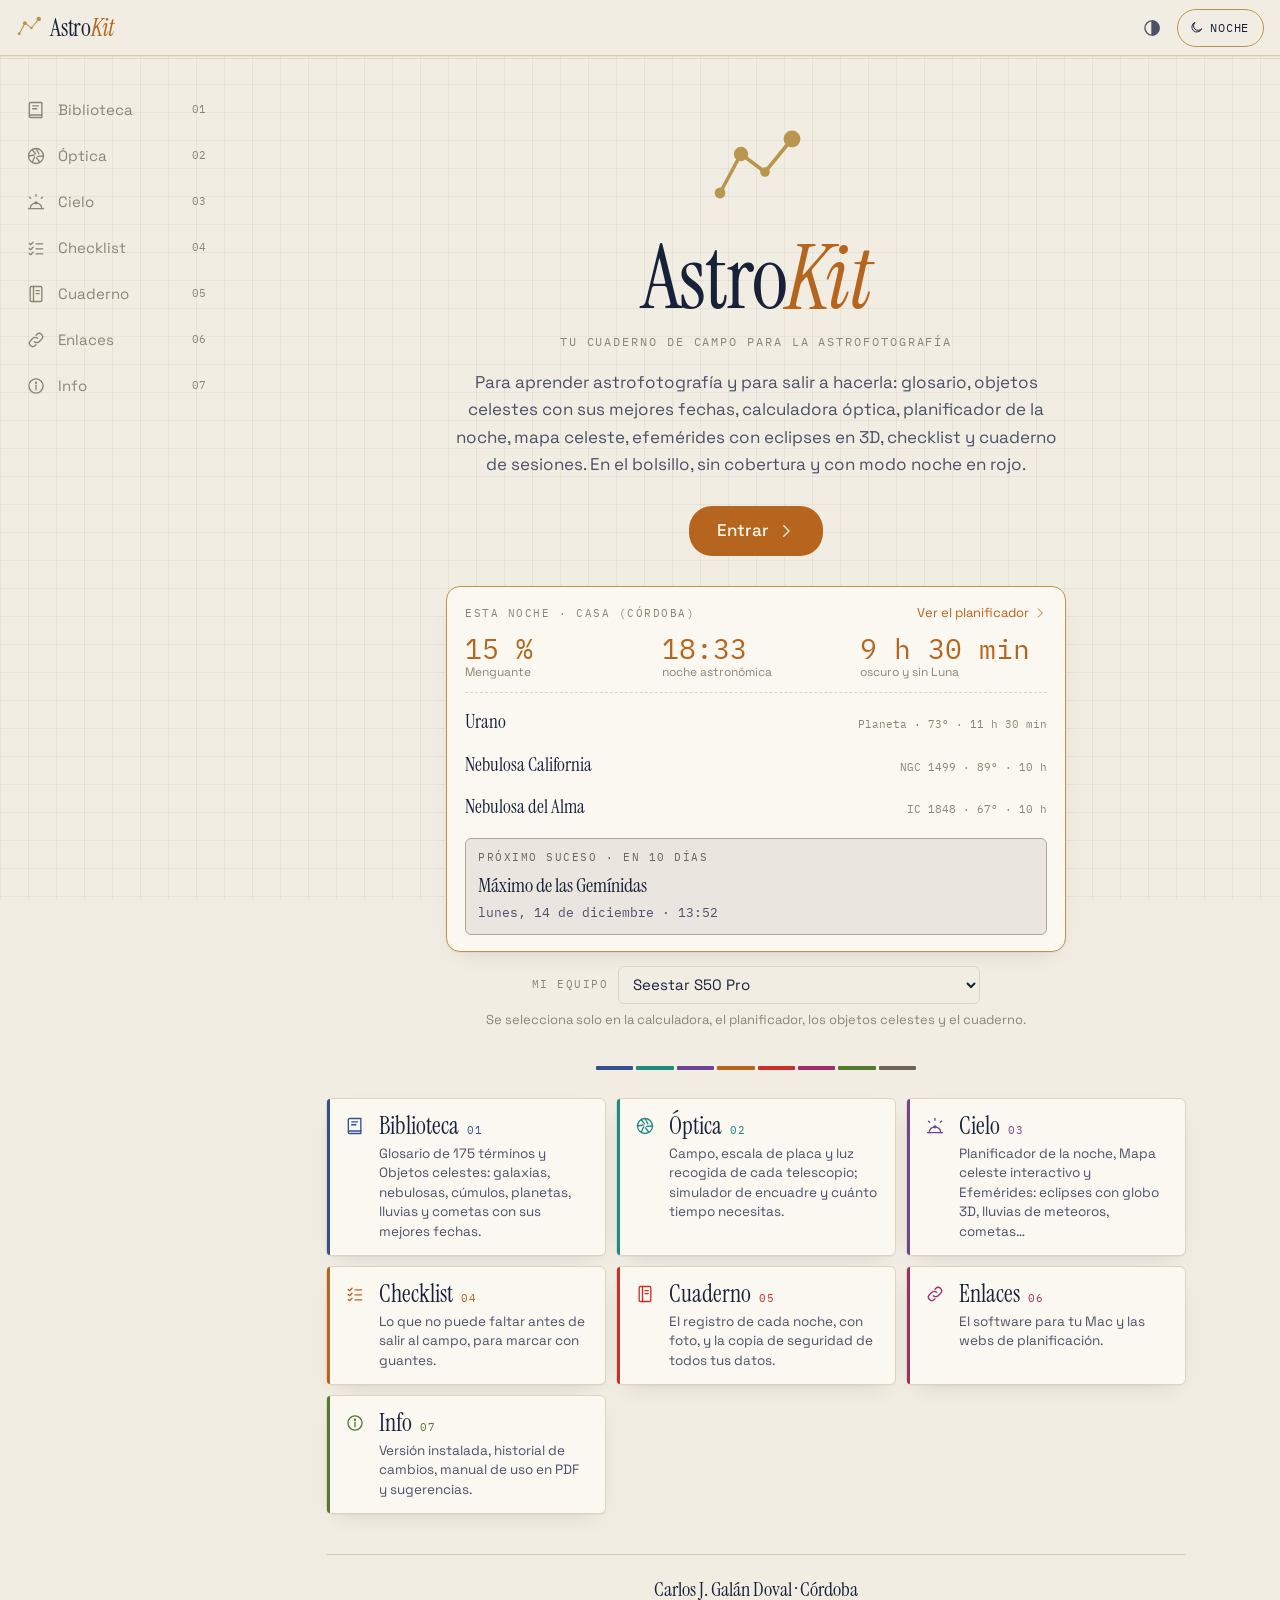
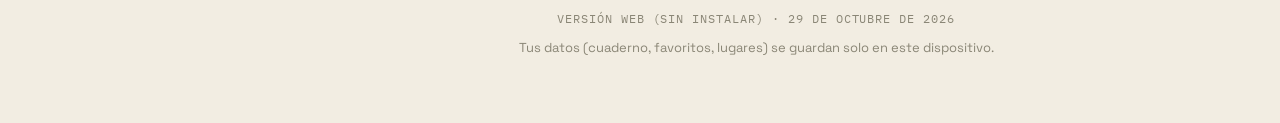
<file: index.html>
<!doctype html>
<html lang="es" data-tema="auto">
<head>
  <meta charset="utf-8">
  <!-- viewport-fit=cover: en el iPhone la app ocupa también la zona de la "isla" y la barra inferior -->
  <meta name="viewport" content="width=device-width, initial-scale=1, viewport-fit=cover">
  <title>AstroKit</title>
  <meta name="description" content="Glosario, calculadoras, planificador y cuaderno de astrofotografía.">

  <!-- PWA: datos para "Añadir a pantalla de inicio" -->
  <link rel="manifest" href="manifest.webmanifest">
  <meta name="theme-color" content="#0d1424">
  <meta name="apple-mobile-web-app-capable" content="yes">
  <meta name="mobile-web-app-capable" content="yes">
  <meta name="apple-mobile-web-app-status-bar-style" content="black-translucent">
  <meta name="apple-mobile-web-app-title" content="AstroKit">
  <link rel="apple-touch-icon" href="iconos/icono-180.png">
  <link rel="icon" href="iconos/icono.svg" type="image/svg+xml">

  <!--
    Aplicar el tema ANTES de pintar nada, para que de noche no haya un
    "fogonazo" blanco al abrir la app. Por eso va aquí, en línea y al principio.
  -->
  <script>
    try {
      var t = JSON.parse(localStorage.getItem('astrokit:tema') || '"auto"');
      var n = JSON.parse(localStorage.getItem('astrokit:noche') || 'false');
      document.documentElement.dataset.tema = t;
      if (n) document.documentElement.dataset.noche = 'si';
    } catch (e) { /* sin almacenamiento: se queda en "auto" */ }
  </script>

  <!-- Tipografías: Instrument Serif (titulares), Space Grotesk (texto), IBM Plex Mono (cifras).
       El service worker las guarda en caché la primera vez, así funcionan sin conexión. -->
  <link rel="preconnect" href="https://fonts.googleapis.com">
  <link rel="preconnect" href="https://fonts.gstatic.com" crossorigin>
  <link rel="stylesheet" href="https://fonts.googleapis.com/css2?family=IBM+Plex+Mono:wght@400;500&family=Instrument+Serif:ital@0;1&family=Space+Grotesk:wght@400;500;600&display=swap">

  <link rel="stylesheet" href="css/tokens.css">
  <link rel="stylesheet" href="css/base.css">
  <link rel="stylesheet" href="css/modulos.css">
</head>
<body>
  <!--
    Iconos: un "sprite" SVG. Cada <symbol> se dibuja una vez aquí y luego se usa
    en cualquier sitio con <svg><use href="#i-nombre"/></svg>. Todos son de trazo,
    así toman el color del texto (currentColor) y cambian solos con el tema.
  -->
  <svg width="0" height="0" style="position:absolute" aria-hidden="true">
    <defs>
      <symbol id="i-glosario" viewBox="0 0 24 24"><path d="M4 4.5A1.5 1.5 0 0 1 5.5 3H19v15H5.5A1.5 1.5 0 0 0 4 19.5v-15Z"/><path d="M4 19.5A1.5 1.5 0 0 0 5.5 21H19v-3"/><path d="M8 7h7M8 10.5h5"/></symbol>
      <symbol id="i-optica" viewBox="0 0 24 24"><circle cx="12" cy="12" r="9"/><path d="M12 3l3.5 6.5M21 12l-7 .5M16.5 19.5L12.5 14M7.5 19.5l2.8-6.4M3 12l6.8-1.2M7.5 4.5l4 5"/></symbol>
      <symbol id="i-cielo" viewBox="0 0 24 24"><path d="M3 20h18"/><path d="M5 20a7 7 0 0 1 14 0"/><path d="M12 3v2M4.2 6.2l1.4 1.4M19.8 6.2l-1.4 1.4"/><circle cx="12" cy="13" r="1.2" fill="currentColor"/></symbol>
      <symbol id="i-checklist" viewBox="0 0 24 24"><path d="M4 6.5l1.5 1.5L8.5 5M4 12.5l1.5 1.5 3-3M4 18.5l1.5 1.5 3-3"/><path d="M12 7h8M12 13h8M12 19h8"/></symbol>
      <symbol id="i-cuaderno" viewBox="0 0 24 24"><rect x="5" y="3" width="14" height="18" rx="1.5"/><path d="M9 3v18M12 8h4M12 11.5h4"/></symbol>
      <symbol id="i-enlaces" viewBox="0 0 24 24"><path d="M10 14a4 4 0 0 0 5.7 0l3-3a4 4 0 0 0-5.7-5.7l-1 1"/><path d="M14 10a4 4 0 0 0-5.7 0l-3 3a4 4 0 0 0 5.7 5.7l1-1"/></symbol>
      <symbol id="i-luna" viewBox="0 0 24 24"><path d="M20 14.5A8 8 0 1 1 9.5 4a6.5 6.5 0 0 0 10.5 10.5Z"/></symbol>
      <symbol id="i-sol" viewBox="0 0 24 24"><circle cx="12" cy="12" r="4"/><path d="M12 2.5v2M12 19.5v2M2.5 12h2M19.5 12h2M5.3 5.3l1.4 1.4M17.3 17.3l1.4 1.4M5.3 18.7l1.4-1.4M17.3 6.7l1.4-1.4"/></symbol>
      <symbol id="i-auto" viewBox="0 0 24 24"><circle cx="12" cy="12" r="8.5"/><path d="M12 3.5v17A8.5 8.5 0 0 0 12 3.5Z" fill="currentColor"/></symbol>
      <symbol id="i-oscuro" viewBox="0 0 24 24"><circle cx="12" cy="12" r="8.5"/><path d="M15.5 14.8A5.5 5.5 0 0 1 9.2 8.5a5.5 5.5 0 1 0 6.3 6.3Z" fill="currentColor"/></symbol>
      <symbol id="i-estrella" viewBox="0 0 24 24"><path d="M12 3.5l2.6 5.4 5.9.8-4.3 4.1 1 5.8L12 16.8l-5.2 2.8 1-5.8-4.3-4.1 5.9-.8L12 3.5Z"/></symbol>
      <symbol id="i-check" viewBox="0 0 24 24"><circle cx="12" cy="12" r="8.5"/><path d="M8 12.3l2.6 2.6L16 9.5"/></symbol>
      <symbol id="i-buscar" viewBox="0 0 24 24"><circle cx="10.5" cy="10.5" r="6"/><path d="M15 15l5 5"/></symbol>
      <symbol id="i-azar" viewBox="0 0 24 24"><path d="M3 7h3.5c4 0 5.5 10 10 10H21M3 17h3.5c1.7 0 2.9-1.8 4-4M14 8.5c.8-.9 1.7-1.5 2.5-1.5H21"/><path d="M18.5 4.5L21 7l-2.5 2.5M18.5 14.5L21 17l-2.5 2.5"/></symbol>
      <symbol id="i-atras" viewBox="0 0 24 24"><path d="M15 5l-7 7 7 7"/></symbol>
      <symbol id="i-sig" viewBox="0 0 24 24"><path d="M9 5l7 7-7 7"/></symbol>
      <symbol id="i-arriba" viewBox="0 0 24 24"><path d="M5 15l7-7 7 7"/></symbol>
      <symbol id="i-abajo" viewBox="0 0 24 24"><path d="M5 9l7 7 7-7"/></symbol>
      <symbol id="i-info" viewBox="0 0 24 24"><circle cx="12" cy="12" r="8.5"/><path d="M12 11v5.5"/><circle cx="12" cy="8" r=".6" fill="currentColor"/></symbol>
      <symbol id="i-cerrar" viewBox="0 0 24 24"><path d="M6 6l12 12M18 6L6 18"/></symbol>
      <symbol id="i-sobre" viewBox="0 0 24 24"><rect x="3" y="5.5" width="18" height="13" rx="1.5"/><path d="M3.5 6.5l8.5 6.5 8.5-6.5"/></symbol>
      <!-- WhatsApp: bocadillo redondo con el auricular dentro -->
      <symbol id="i-whatsapp" viewBox="0 0 24 24"><path d="M4 20.5l1.3-3.9A8.5 8.5 0 1 1 8.6 19.3L4 20.5Z"/><path d="M9.2 7.8c-.9.6-.9 1.9-.2 3.3a9 9 0 0 0 3.9 3.9c1.4.7 2.7.7 3.3-.2l.3-.6-2-1.1-.9.8a6 6 0 0 1-2.7-2.7l.8-.9-1.1-2-.6.3-.8-.8Z" fill="currentColor" stroke="none"/></symbol>
      <symbol id="i-telescopio" viewBox="0 0 24 24"><path d="M3.5 11.5l13-5 2 5-13 5-2-5Z"/><path d="M16.5 6.5l3-1 2 5-3 1M10 15l-3 6M12 14.3l3 6.7"/></symbol>
      <!-- Marca de AstroKit: una pequeña constelación -->
      <symbol id="i-marca" viewBox="0 0 32 32"><path d="M4 23L11 10l8 6 9-11" fill="none"/><g fill="currentColor" stroke="none"><circle cx="4" cy="23" r="1.8"/><circle cx="11" cy="10" r="2.4"/><circle cx="19" cy="16" r="1.6"/><circle cx="28" cy="5" r="2.8"/></g></symbol>
    </defs>
  </svg>

  <!-- Velo para atenuar el brillo en modo noche (una capa negra semitransparente encima de todo) -->
  <div class="velo-noche" id="velo" aria-hidden="true"></div>

  <div class="app">
    <!-- ===== CABECERA: siempre visible, con el botón de modo noche ===== -->
    <header class="cabecera">
      <a class="marca" href="#portada" aria-label="AstroKit, portada">
        <svg class="marca__icono"><use href="#i-marca"/></svg>
        <span class="marca__texto">Astro<em>Kit</em></span>
      </a>
      <div class="cabecera__titulo" id="titulo-modulo" aria-live="polite"></div>
      <div class="cabecera__acciones">
        <label class="atenuador" id="atenuador" title="Brillo en modo noche">
          <span class="sr">Brillo</span>
          <input type="range" min="0" max="80" step="5" value="0" id="brillo-noche">
        </label>
        <button class="boton-icono" id="boton-tema" type="button" aria-label="Cambiar tema claro/oscuro">
          <svg><use href="#i-auto"/></svg>
        </button>
        <button class="boton-noche" id="boton-noche" type="button" aria-pressed="false">
          <svg><use href="#i-luna"/></svg><span>Noche</span>
        </button>
      </div>
    </header>

    <!-- ===== NAVEGACIÓN: barra inferior en el móvil, columna lateral en pantallas grandes ===== -->
    <nav class="navegacion" id="navegacion" aria-label="Módulos"></nav>

    <!-- ===== CONTENIDO: aquí se monta el módulo activo ===== -->
    <main class="contenido" id="contenido" tabindex="-1">
      <!-- Este aviso solo se ve si el JavaScript no llega a arrancar: lo normal es
           abrir index.html con doble clic (file://), donde el navegador bloquea
           los módulos JS y los JSON por seguridad. app.js lo sustituye al arrancar. -->
      <section class="pronto">
        <h1 class="titular">Abre AstroKit<em>.</em></h1>
        <p class="entradilla">Para funcionar necesita un pequeño servidor local. En el Mac,
          haz doble clic en <strong>abrir_astrokit.command</strong> (en la carpeta AstroKit),
          o en la Terminal: <code>python3 -m http.server 8000</code> y visita
          <code>http://localhost:8000</code>.</p>
      </section>
    </main>
  </div>

  <!-- type="module" permite usar import/export entre archivos JS (necesita servidor, no file://) -->
  <script type="module" src="js/app.js"></script>
</body>
</html>
</file>
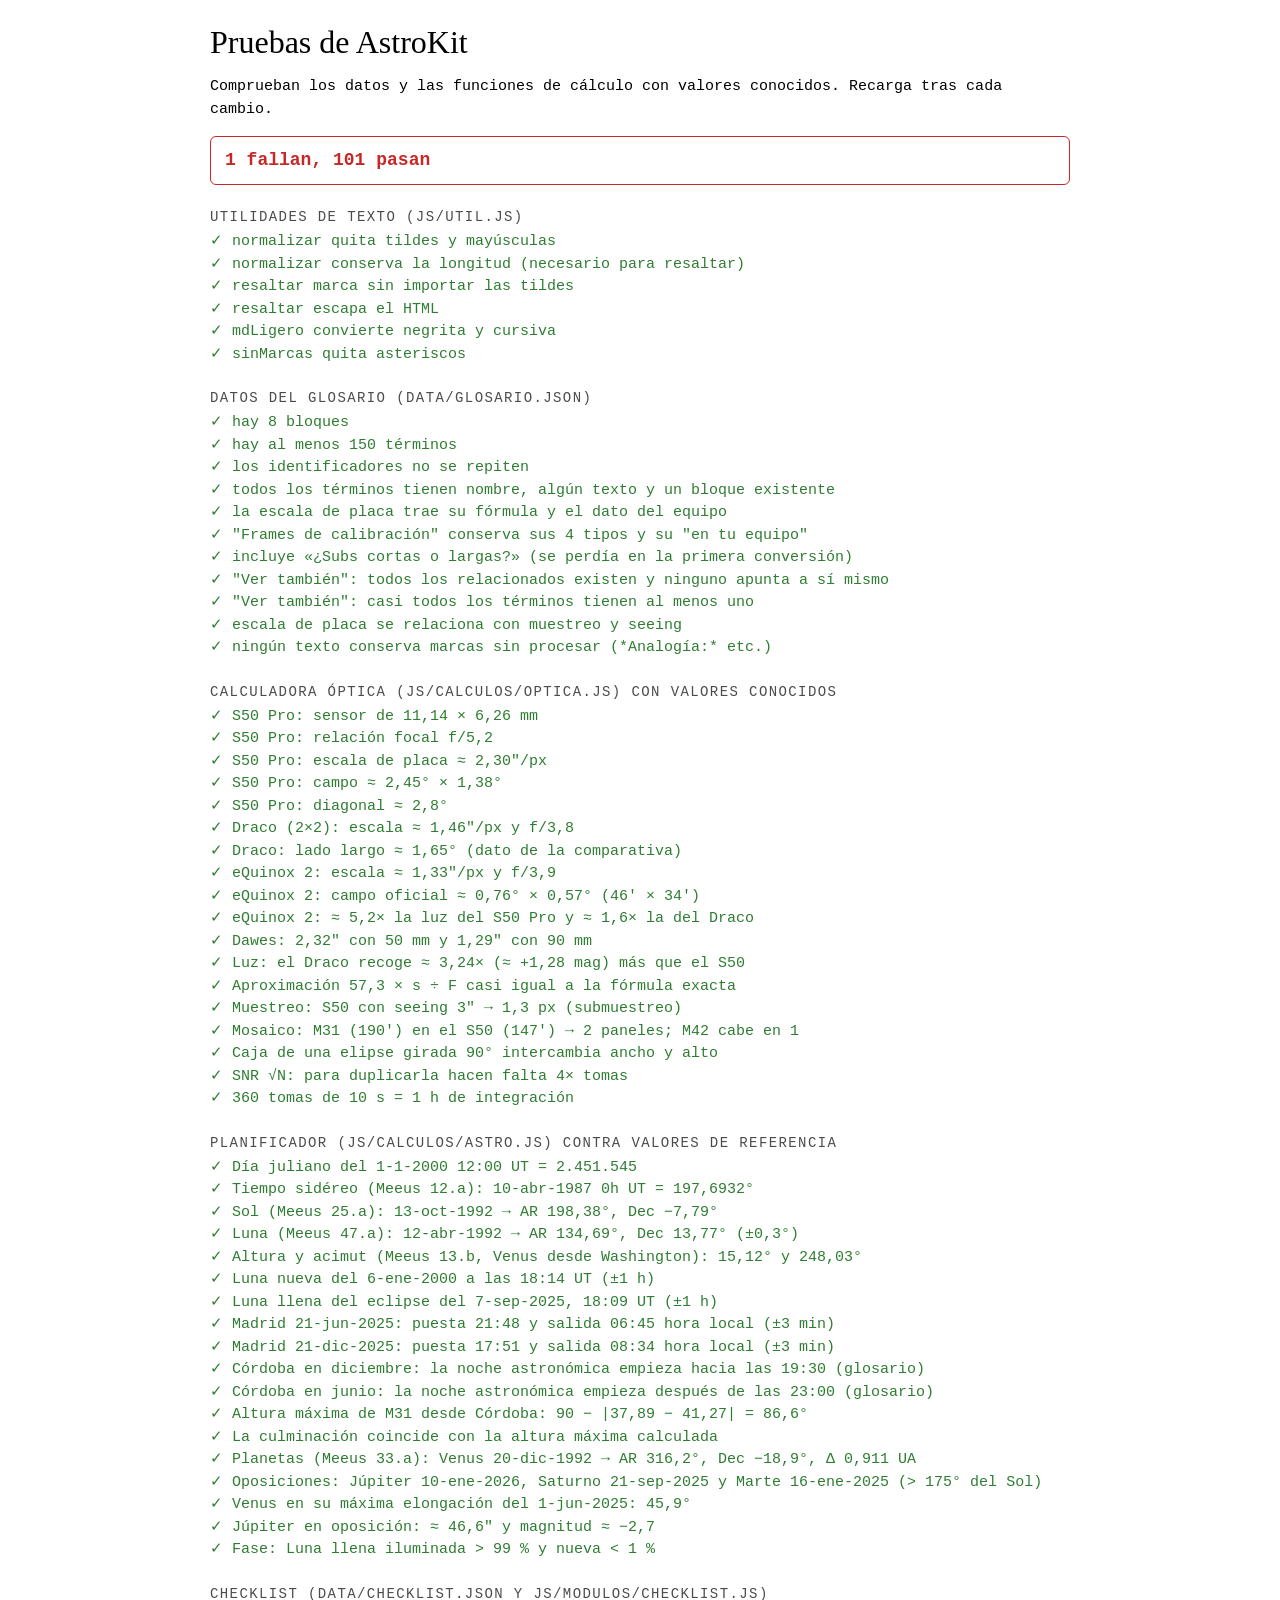
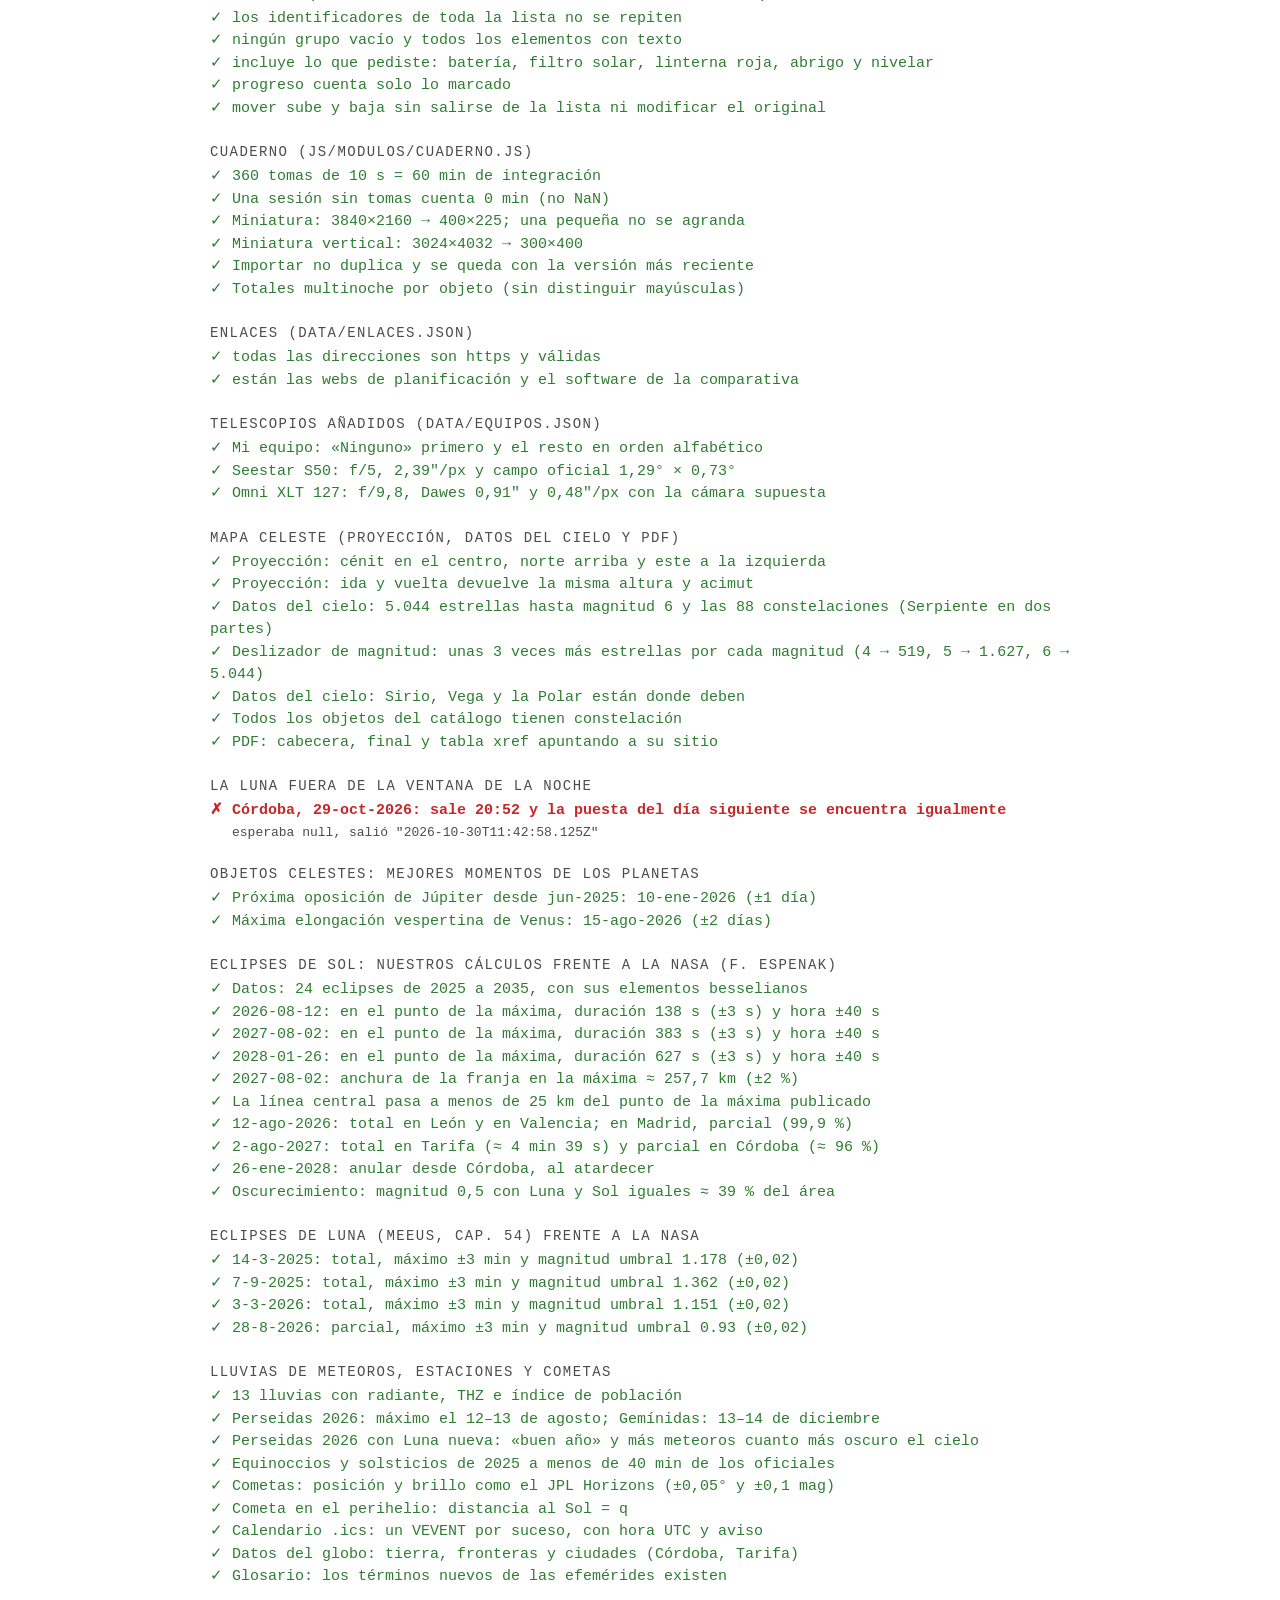
<file: pruebas/pruebas.html>
<!doctype html>
<html lang="es">
<head>
  <meta charset="utf-8">
  <meta name="viewport" content="width=device-width, initial-scale=1">
  <title>Pruebas de AstroKit</title>
  <style>
    /* Página sencilla: verde = la prueba pasa, rojo = falla */
    :root { color-scheme: light dark; --ok: #2f7d32; --mal: #c62828; }
    body { font: 15px/1.5 ui-monospace, Menlo, monospace; max-width: 860px; margin: 24px auto; padding: 0 16px; background: Canvas; color: CanvasText; }
    h1 { font: 400 32px Georgia, serif; margin: 0 0 4px; }
    h2 { font: 500 14px ui-monospace, monospace; text-transform: uppercase; letter-spacing: .1em; margin: 24px 0 6px; opacity: .7; }
    .ok { color: var(--ok); } .mal { color: var(--mal); font-weight: 600; }
    .detalle { opacity: .7; font-size: 13px; margin-left: 22px; }
    #resumen { font-size: 18px; padding: 10px 14px; border-radius: 6px; margin: 12px 0; border: 1px solid; }
  </style>
</head>
<body>
  <h1>Pruebas de AstroKit</h1>
  <p>Comprueban los datos y las funciones de cálculo con valores conocidos. Recarga tras cada cambio.</p>
  <div id="resumen">Ejecutando…</div>
  <div id="salida"></div>
  <script type="module" src="pruebas.js"></script>
</body>
</html>
</file>
<file: css/tokens.css>
/* ==========================================================================
   tokens.css — La "paleta" de AstroKit
   --------------------------------------------------------------------------
   Aquí NO hay maquetación: solo variables (colores, tipografías, medidas).
   El resto de CSS usa siempre var(--algo), así que para cambiar el aspecto
   de toda la app basta con tocar este archivo.

   La identidad mezcla las tres direcciones que elegiste:
     A · Atlas celeste  → tinta azul noche, pergamino, filetes dorados, serif.
     B · Instrumento    → cifras en monoespaciada, retícula, acento ámbar.
     C · Espectro       → cada bloque temático lleva un color de línea espectral.

   Hay tres modos:
     claro  (pergamino)      → data-tema="claro"
     oscuro (tinta)          → data-tema="oscuro"
     auto                    → sigue el ajuste del sistema
     noche  (rojo sobre negro) → data-noche="si", gana sobre todos los demás
   ========================================================================== */

:root {
  /* --- Tipografías --- */
  --f-titular: "Instrument Serif", "Iowan Old Style", Georgia, serif;
  --f-texto: "Space Grotesk", system-ui, -apple-system, "Segoe UI", sans-serif;
  --f-cifra: "IBM Plex Mono", ui-monospace, "SF Mono", Menlo, monospace;

  /* --- Medidas --- */
  --radio: 6px;
  --radio-g: 14px;
  --hueco: 16px;
  --ancho-lectura: 68ch;
  --alto-cabecera: 56px;
  --alto-nav: 64px;
  --zona-segura-abajo: env(safe-area-inset-bottom, 0px); /* barra del iPhone */
  --zona-segura-arriba: env(safe-area-inset-top, 0px);

  /* --- Movimiento --- */
  --t-rapida: 140ms;
  --t-media: 260ms;
  --curva: cubic-bezier(.2, .7, .2, 1);

  color-scheme: light;
}

/* ---------- MODO CLARO: "pergamino" (por defecto) ---------- */
:root {
  --fondo: #f2ede2;          /* papel */
  --fondo-2: #e9e2d3;        /* papel un tono más hondo */
  --superficie: #fbf8f1;     /* fichas */
  --tinta: #18213a;          /* texto principal: azul tinta */
  --tinta-2: #4b5168;        /* texto secundario */
  --tinta-3: #8a8676;        /* pistas, etiquetas */
  --filete: #b8964e;         /* dorado de los grabados */
  --filete-suave: #d9ccae;
  --borde: #ddd3bf;
  --acento: #b5651d;         /* ámbar instrumental */
  --acento-texto: #fff8ec;
  --reticula: rgba(24, 33, 58, .05);
  --sombra: 0 1px 0 rgba(24, 33, 58, .04), 0 8px 24px -12px rgba(24, 33, 58, .18);
  --resalte: rgba(181, 101, 29, .22);   /* fondo de las coincidencias del buscador */

  /* Colores espectrales de los 8 bloques del glosario */
  --b1: #34508f;  /* el cielo — índigo nocturno */
  --b2: #1f8a7e;  /* óptica — OIII, verde azulado */
  --b3: #6d4597;  /* sensor — violeta */
  --b4: #b5651d;  /* montura — ámbar */
  --b5: #c9302a;  /* captura — Hα, rojo */
  --b6: #9c2f66;  /* filtros — magenta SII */
  --b7: #55782f;  /* procesado — verde */
  --b8: #6b6457;  /* siglas — gris tinta */
}

/* ---------- MODO OSCURO: "tinta" ---------- */
/* Se aplica si el usuario lo elige, o si está en "auto" y el sistema está en
   oscuro. CSS no permite combinar un selector con una @media en la misma regla,
   así que la lista de colores aparece dos veces: si cambias una, cambia la otra. */
:root[data-tema="oscuro"] {
  color-scheme: dark;
  --fondo: #0b1222;
  --fondo-2: #0f182c;
  --superficie: #121c33;
  --tinta: #ebe2cb;
  --tinta-2: #b4b3ad;
  --tinta-3: #7d8496;
  --filete: #c9a85c;
  --filete-suave: #3a3a3c;
  --borde: #22304d;
  --acento: #f2a33a;
  --acento-texto: #1b1206;
  --reticula: rgba(201, 168, 92, .055);
  --sombra: 0 1px 0 rgba(0, 0, 0, .3), 0 10px 30px -14px rgba(0, 0, 0, .7);
  --resalte: rgba(242, 163, 58, .28);
  --b1: #7f9be0; --b2: #4fc4b5; --b3: #ad8ae0; --b4: #f2a33a;
  --b5: #f0645c; --b6: #e0709f; --b7: #9cc265; --b8: #a59d8c;
}
@media (prefers-color-scheme: dark) {
  :root[data-tema="auto"] {
    color-scheme: dark;
    --fondo: #0b1222;
    --fondo-2: #0f182c;
    --superficie: #121c33;
    --tinta: #ebe2cb;
    --tinta-2: #b4b3ad;
    --tinta-3: #7d8496;
    --filete: #c9a85c;
    --filete-suave: #3a3a3c;
    --borde: #22304d;
    --acento: #f2a33a;
    --acento-texto: #1b1206;
    --reticula: rgba(201, 168, 92, .055);
    --sombra: 0 1px 0 rgba(0, 0, 0, .3), 0 10px 30px -14px rgba(0, 0, 0, .7);
    --resalte: rgba(242, 163, 58, .28);
    --b1: #7f9be0; --b2: #4fc4b5; --b3: #ad8ae0; --b4: #f2a33a;
    --b5: #f0645c; --b6: #e0709f; --b7: #9cc265; --b8: #a59d8c;
  }
}

/* ---------- MODO NOCHE: rojo sobre negro ----------
   La retina tiene dos tipos de células: conos (color, luz de día) y bastones
   (visión nocturna). Los bastones son casi ciegos al rojo por encima de
   ~620 nm, así que una luz roja tenue no "deslumbra" la visión nocturna,
   que tarda 20–30 minutos en recuperarse si la estropeas.
   Por eso aquí TODOS los colores tienen azul = 0 y muy poco verde:
   la luz que emite la pantalla queda en la zona roja del espectro. */
:root[data-noche="si"] {
  color-scheme: dark;
  --fondo: #000000;
  --fondo-2: #070000;
  --superficie: #0d0100;
  --tinta: #e0240b;          /* rojo principal */
  --tinta-2: #a81a00;
  --tinta-3: #6e1000;
  --filete: #8a1600;
  --filete-suave: #2a0500;
  --borde: #2a0500;
  --acento: #ff3300;
  --acento-texto: #000000;
  --reticula: rgba(255, 40, 0, .05);
  --sombra: none;
  --resalte: rgba(255, 40, 0, .25);
  /* los bloques se distinguen solo por la intensidad del rojo */
  --b1: #c41e00; --b2: #e02a00; --b3: #a81800; --b4: #ff3300;
  --b5: #ff2200; --b6: #b81c00; --b7: #d42600; --b8: #7a1200;
}
</file>
<file: css/base.css>
/* ==========================================================================
   base.css — Maquetación general, cabecera, navegación y piezas comunes
   ========================================================================== */

/* ---------- Reinicio mínimo ---------- */
*, *::before, *::after { box-sizing: border-box; }
/* El atributo hidden oculta SIEMPRE, aunque la clase del elemento le dé otro display
   (el navegador lo aplica con la prioridad más baja y cualquier display: flex lo anulaba) */
[hidden] { display: none !important; }
html { -webkit-text-size-adjust: 100%; }
body, h1, h2, h3, h4, p, ul, ol, figure, blockquote { margin: 0; }
ul, ol { padding: 0; }
button, input, select, textarea { font: inherit; color: inherit; }
button { cursor: pointer; background: none; border: 0; padding: 0; }
img, svg { display: block; max-width: 100%; }
a { color: inherit; }

/* Iconos del sprite: trazo fino que hereda el color del texto.
   Los dibujos de datos (simulador, gráficas) llevan la clase "grafico" y quedan fuera. */
.app svg:not(.grafico) {
  width: 1.25em; height: 1.25em;
  stroke: currentColor; stroke-width: 1.6;
  stroke-linecap: round; stroke-linejoin: round;
  fill: none; flex-shrink: 0;
}

/* Texto solo para lectores de pantalla (accesibilidad) */
.sr {
  position: absolute; width: 1px; height: 1px; overflow: hidden;
  clip: rect(0 0 0 0); white-space: nowrap;
}

/* ---------- Cuerpo ---------- */
body {
  font-family: var(--f-texto);
  font-size: 16px;
  line-height: 1.6;
  color: var(--tinta);
  background-color: var(--fondo);
  /* Retícula de instrumento (dirección B): dos degradados de 1px que se repiten */
  background-image:
    linear-gradient(var(--reticula) 1px, transparent 1px),
    linear-gradient(90deg, var(--reticula) 1px, transparent 1px);
  background-size: 28px 28px;
  background-attachment: fixed;
  min-height: 100vh;
  min-height: 100dvh;
  -webkit-font-smoothing: antialiased;
  transition: background-color var(--t-media), color var(--t-media);
}

::selection { background: var(--resalte); }

:focus-visible {
  outline: 2px solid var(--acento);
  outline-offset: 2px;
  border-radius: 3px;
}

/* ---------- Estructura de la app ----------
   Móvil (por defecto): cabecera arriba, contenido, barra de navegación abajo.
   Pantalla ancha (≥ 900 px): columna lateral de navegación a la izquierda. */
.app {
  min-height: 100dvh;
  padding-bottom: calc(var(--alto-nav) + var(--zona-segura-abajo));
}

/* ---------- Cabecera ---------- */
.cabecera {
  position: sticky; top: 0; z-index: 20;
  display: flex; align-items: center; gap: 12px;
  height: calc(var(--alto-cabecera) + var(--zona-segura-arriba));
  padding: var(--zona-segura-arriba) var(--hueco) 0;
  background: color-mix(in srgb, var(--fondo) 88%, transparent);
  -webkit-backdrop-filter: blur(12px) saturate(1.2);
  backdrop-filter: blur(12px) saturate(1.2);
  border-bottom: 1px solid var(--filete-suave);
}
/* filete dorado doble bajo la cabecera, como en los atlas grabados */
.cabecera::after {
  content: ""; position: absolute; left: 0; right: 0; bottom: -4px;
  border-bottom: 1px solid var(--filete-suave); opacity: .6;
  pointer-events: none;
}

.marca {
  display: flex; align-items: center; gap: 8px;
  text-decoration: none; color: var(--tinta);
}
.app svg.marca__icono {
  width: 26px; height: 26px; color: var(--filete); stroke-width: 1.3;
}
.marca__texto {
  font-family: var(--f-titular); font-size: 24px; line-height: 1; letter-spacing: -.01em;
}
.marca__texto em { color: var(--acento); }

.cabecera__titulo {
  flex: 1; min-width: 0;
  font-family: var(--f-cifra); font-size: 11px; letter-spacing: .14em;
  text-transform: uppercase; color: var(--tinta-3);
  white-space: nowrap; overflow: hidden; text-overflow: ellipsis;
}
.cabecera__titulo::before { content: "/ "; color: var(--filete); }
.cabecera__titulo:empty::before { content: ""; }

.cabecera__acciones { display: flex; align-items: center; gap: 6px; }

.boton-icono {
  display: grid; place-items: center;
  width: 38px; height: 38px; border-radius: 50%;
  color: var(--tinta-2);
  transition: background var(--t-rapida), color var(--t-rapida);
}
.boton-icono:hover { background: var(--fondo-2); color: var(--tinta); }

/* El botón de modo noche: siempre visible y fácil de acertar a oscuras */
.boton-noche {
  display: flex; align-items: center; gap: 6px;
  height: 38px; padding: 0 14px 0 11px; border-radius: 19px;
  font-family: var(--f-cifra); font-size: 12px; letter-spacing: .06em; text-transform: uppercase;
  color: var(--tinta);
  border: 1px solid var(--filete);
  transition: background var(--t-rapida), color var(--t-rapida), border-color var(--t-rapida);
}
.boton-noche:hover { background: var(--fondo-2); }
.boton-noche[aria-pressed="true"] {
  background: var(--acento); color: var(--acento-texto); border-color: var(--acento);
}

/* Atenuador de brillo: solo aparece en modo noche */
.atenuador { display: none; align-items: center; }
:root[data-noche="si"] .atenuador { display: flex; }
.atenuador input { width: 74px; }

/* Deslizadores (input range) dibujados a mano en toda la app: los del
   navegador traen grises claros y azules que de noche deslumbran */
.app input[type="range"] {
  height: 24px; background: transparent; cursor: pointer;
  -webkit-appearance: none; appearance: none;
}
.app input[type="range"]::-webkit-slider-runnable-track { height: 3px; border-radius: 2px; background: var(--tinta-3); }
.app input[type="range"]::-moz-range-track { height: 3px; border-radius: 2px; background: var(--tinta-3); }
.app input[type="range"]::-webkit-slider-thumb {
  -webkit-appearance: none; width: 18px; height: 18px; margin-top: -7.5px;
  border-radius: 50%; border: 0; background: var(--acento);
}
.app input[type="range"]::-moz-range-thumb { width: 18px; height: 18px; border-radius: 50%; border: 0; background: var(--acento); }
/* En el móvil, de noche, el deslizador ocupa el sitio del título del módulo */
@media (max-width: 520px) {
  :root[data-noche="si"] .cabecera__titulo { visibility: hidden; }
  :root[data-noche="si"] .boton-noche span { display: none; }
  :root[data-noche="si"] .boton-noche { padding: 0 11px; }
}

/* Velo negro para bajar aún más el brillo de noche (opacidad desde JS) */
.velo-noche {
  position: fixed; inset: 0; z-index: 100; pointer-events: none;
  background: #000; opacity: 0; transition: opacity var(--t-media);
}
:root:not([data-noche="si"]) .velo-noche { opacity: 0 !important; }

/* ---------- Navegación ---------- */
.navegacion {
  position: fixed; left: 0; right: 0; bottom: 0; z-index: 20;
  display: flex; justify-content: space-around;
  height: calc(var(--alto-nav) + var(--zona-segura-abajo));
  padding: 6px 4px var(--zona-segura-abajo);
  background: color-mix(in srgb, var(--superficie) 92%, transparent);
  -webkit-backdrop-filter: blur(14px);
  backdrop-filter: blur(14px);
  border-top: 1px solid var(--borde);
}
.nav__enlace {
  position: relative;
  flex: 1; max-width: 90px;
  display: flex; flex-direction: column; align-items: center; justify-content: center; gap: 3px;
  text-decoration: none; color: var(--tinta-3);
  font-size: 10.5px; letter-spacing: .02em;
  border-radius: var(--radio);
  transition: color var(--t-rapida);
}
.app .nav__enlace svg { width: 23px; height: 23px; }
.nav__enlace:hover { color: var(--tinta-2); }
.nav__enlace[aria-current="page"] { color: var(--tinta); }
/* rayita de color sobre el módulo activo */
.nav__enlace[aria-current="page"]::before {
  content: ""; position: absolute; top: -6px; left: 30%; right: 30%;
  height: 2px; border-radius: 2px; background: var(--acento);
}
.nav__num { display: none; }

@media (min-width: 900px) {
  .app {
    display: grid;
    grid-template-columns: 232px 1fr;
    grid-template-rows: auto 1fr;
    padding-bottom: 0;
  }
  .cabecera { grid-column: 1 / -1; }
  .navegacion {
    position: sticky; top: calc(var(--alto-cabecera) + 8px);
    align-self: start;
    flex-direction: column; justify-content: flex-start; gap: 2px;
    height: auto; padding: 24px 14px;
    background: none; backdrop-filter: none; -webkit-backdrop-filter: none;
    border-top: 0;
  }
  .nav__enlace {
    flex: none; max-width: none;
    flex-direction: row; justify-content: flex-start; gap: 12px;
    padding: 10px 12px;
    font-size: 15px; letter-spacing: 0;
  }
  .app .nav__enlace svg { width: 20px; height: 20px; }
  .nav__enlace:hover { background: var(--fondo-2); }
  .nav__enlace[aria-current="page"] { background: var(--superficie); box-shadow: var(--sombra); }
  .nav__enlace[aria-current="page"]::before {
    top: 10px; bottom: 10px; left: 0; right: auto; width: 2px; height: auto;
  }
  /* numeración tipo instrumento: 01, 02... */
  .nav__num {
    display: inline; margin-left: auto;
    font-family: var(--f-cifra); font-size: 11px; color: var(--tinta-3);
  }
}

/* ---------- Contenido ---------- */
.contenido {
  width: 100%; max-width: 1080px; margin: 0 auto;
  padding: 20px var(--hueco) 48px;
  outline: none;
}
@media (min-width: 900px) {
  .contenido { padding: 32px 40px 64px; margin: 0; }
}

/* Entrada suave del módulo al cambiar de pantalla */
.entrada { animation: entrada var(--t-media) var(--curva) both; }
@keyframes entrada {
  from { opacity: 0; transform: translateY(6px); }
  to { opacity: 1; transform: none; }
}
@media (prefers-reduced-motion: reduce) {
  *, *::before, *::after { animation: none !important; transition: none !important; }
}

/* ---------- Piezas tipográficas comunes ---------- */
.etiqueta {
  font-family: var(--f-cifra); font-size: 11px; letter-spacing: .14em;
  text-transform: uppercase; color: var(--tinta-3);
}
.titular {
  font-family: var(--f-titular); font-weight: 400;
  font-size: clamp(38px, 8vw, 64px); line-height: .95; letter-spacing: -.015em;
}
.titular em { font-style: italic; color: var(--acento); }
.entradilla { color: var(--tinta-2); max-width: var(--ancho-lectura); }
.cifra { font-family: var(--f-cifra); font-variant-numeric: tabular-nums; }

/* Espectro: la tira de colores de los 8 bloques (dirección C) */
.espectro { display: flex; gap: 3px; height: 4px; }
.espectro span { flex: 1; border-radius: 1px; }

/* ---------- Pantalla "próximamente" para módulos aún no construidos ---------- */
.pronto {
  max-width: 560px; margin: 8vh auto 0; text-align: center;
  display: flex; flex-direction: column; align-items: center; gap: 14px;
}
.app .pronto svg { width: 54px; height: 54px; stroke: var(--filete); stroke-width: 1.1; }
.pronto .titular { font-size: clamp(34px, 7vw, 48px); }
.pronto__fase {
  font-family: var(--f-cifra); font-size: 12px; color: var(--tinta-3);
  border: 1px dashed var(--filete); border-radius: 20px; padding: 4px 12px;
}

/* ---------- Aviso de actualización y novedades (js/actualizaciones.js) ---------- */
.aviso-actualizacion {
  position: fixed; z-index: 50;
  left: var(--hueco); right: var(--hueco);
  bottom: calc(var(--alto-nav) + var(--zona-segura-abajo) + 12px);
  display: flex; align-items: center; gap: 12px;
  padding: 12px 10px 12px 14px;
  background: var(--superficie); color: var(--tinta);
  border: 1px solid var(--acento); border-radius: var(--radio-g);
  box-shadow: var(--sombra), 0 10px 30px -10px rgba(0, 0, 0, .35);
  animation: entrada var(--t-media) var(--curva) both;
}
@media (min-width: 900px) {
  .aviso-actualizacion { left: auto; right: 24px; bottom: 24px; max-width: 460px; }
}
.aviso-actualizacion__icono { color: var(--acento); display: grid; place-items: center; }
.app .aviso-actualizacion__icono svg { width: 24px; height: 24px; }
.aviso-actualizacion__texto { flex: 1; min-width: 0; display: flex; flex-direction: column; gap: 2px; font-size: 15px; line-height: 1.35; }
.aviso-actualizacion__texto strong { font-weight: 500; }
.aviso-actualizacion__texto small { font-size: 13px; color: var(--tinta-2); }
.aviso-actualizacion__texto ul { margin: 4px 0 0 18px; font-size: 14px; color: var(--tinta-2); }
.aviso-actualizacion__boton {
  flex-shrink: 0; height: 40px; padding: 0 16px; border-radius: 20px;
  background: var(--acento); color: var(--acento-texto); font-weight: 500; font-size: 15px;
}
.aviso-actualizacion--novedades { border-color: var(--filete); align-items: flex-start; }
.aviso-actualizacion--novedades .aviso-actualizacion__icono { color: var(--b7); }
:root[data-noche="si"] .aviso-actualizacion--novedades .aviso-actualizacion__icono { color: var(--acento); }

/* Con siete pestañas, en móviles estrechos la etiqueta va un punto más pequeña y sin separación extra */
@media (max-width: 420px) {
  .nav__enlace { font-size: 9.5px; letter-spacing: 0; }
  .navegacion { padding-left: 0; padding-right: 0; }
}
</file>
<file: css/modulos.css>
/* ==========================================================================
   modulos.css — Estilos de cada módulo
   La variable --color la pone el HTML en cada bloque/tarjeta/ficha con el
   color espectral de su bloque (var(--b1) ... var(--b8)).
   ========================================================================== */

/* ==========================================================================
   GLOSARIO · lista
   ========================================================================== */
.glosario__cabecera {
  display: grid; gap: 20px; align-items: end;
  margin-bottom: 24px;
}
.glosario__cabecera .titular { margin: 8px 0 12px; }
.marca-texto { font-family: var(--f-titular); font-style: italic; font-size: 1.12em; color: var(--tinta); }
@media (min-width: 720px) {
  .glosario__cabecera { grid-template-columns: 1fr 240px; }
}

/* Progreso "ya lo sé" */
.progreso {
  border-top: 1px solid var(--filete); padding-top: 10px;
}
.progreso__cifra { display: flex; align-items: baseline; }
.progreso__cifra strong { font-size: 40px; font-weight: 400; line-height: 1; color: var(--acento); }
.progreso__cifra span { color: var(--tinta-3); font-size: 14px; margin-left: 2px; }
.progreso__texto { font-family: var(--f-cifra); font-size: 11px; letter-spacing: .1em; text-transform: uppercase; color: var(--tinta-3); margin: 4px 0 8px; }
.progreso__barra { display: flex; gap: 2px; height: 6px; }
.progreso__barra span {
  border-radius: 1px;
  /* el tramo aprendido en color pleno y el resto en el mismo color muy tenue */
  background: linear-gradient(90deg, var(--color) var(--relleno), color-mix(in srgb, var(--color) 18%, transparent) var(--relleno));
}

/* Buscador */
.buscador {
  position: relative; display: flex; align-items: center; gap: 8px;
  margin-bottom: 14px;
}
.app svg.buscador__lupa {
  position: absolute; left: 14px; width: 20px; height: 20px;
  color: var(--tinta-3); pointer-events: none;
}
.buscador input {
  flex: 1; min-width: 0; height: 50px;
  padding: 0 44px 0 44px;
  font-size: 17px;            /* ≥16 px: así el iPhone no hace zoom al tocar */
  background: var(--superficie); color: var(--tinta);
  border: 1px solid var(--borde); border-radius: var(--radio-g);
  box-shadow: var(--sombra);
  transition: border-color var(--t-rapida);
  -webkit-appearance: none; appearance: none;
}
.buscador input::placeholder { color: var(--tinta-3); }
.buscador input:focus { outline: none; border-color: var(--filete); }
.buscador__atajo {
  position: absolute; right: 128px;
  font-family: var(--f-cifra); font-size: 11px; color: var(--tinta-3);
  border: 1px solid var(--borde); border-radius: 4px; padding: 1px 6px;
}
.buscador input:focus ~ .buscador__atajo,
.buscador input:not(:placeholder-shown) ~ .buscador__atajo { display: none; }
@media (hover: none) { .buscador__atajo { display: none; } } /* en táctil no hay teclado físico */

.boton-azar {
  display: flex; align-items: center; gap: 6px;
  height: 50px; padding: 0 16px;
  font-size: 14px; color: var(--tinta);
  border: 1px solid var(--borde); border-radius: var(--radio-g);
  background: var(--superficie);
  transition: border-color var(--t-rapida);
}
.boton-azar:hover { border-color: var(--filete); }
@media (max-width: 480px) { .boton-azar span { display: none; } .boton-azar { padding: 0 14px; } }

/* Chips de filtro */
.filtros {
  display: flex; gap: 6px; flex-wrap: wrap;
  margin-bottom: 8px;
}
/* En el móvil, los chips de bloque se deslizan en horizontal en vez de ocupar 3 filas */
@media (max-width: 640px) {
  .filtros {
    flex-wrap: nowrap; overflow-x: auto; scrollbar-width: none;
    margin-left: calc(-1 * var(--hueco)); margin-right: calc(-1 * var(--hueco));
    padding: 2px var(--hueco);
  }
  .filtros::-webkit-scrollbar { display: none; }
}
.filtros--estado { margin-bottom: 26px; }
.chip {
  --color: var(--tinta-2);
  display: inline-flex; align-items: center; gap: 6px; flex-shrink: 0;
  height: 34px; padding: 0 13px;
  font-size: 14px; color: var(--tinta-2);
  border: 1px solid var(--borde); border-radius: 17px;
  background: transparent;
  transition: background var(--t-rapida), color var(--t-rapida), border-color var(--t-rapida);
}
.chip:hover { border-color: var(--color); color: var(--tinta); }
.chip__num {
  display: grid; place-items: center;
  width: 18px; height: 18px; border-radius: 50%;
  font-family: var(--f-cifra); font-size: 10px;
  background: var(--color); color: var(--fondo);
}
.chip[aria-pressed="true"] {
  background: var(--color); border-color: var(--color); color: var(--fondo);
}
.chip[aria-pressed="true"] .chip__num { background: var(--fondo); color: var(--color); }
.chip[data-bloque="0"][aria-pressed="true"],
.chip--estado[aria-pressed="true"] { --color: var(--tinta); }
.app .chip svg { width: 15px; height: 15px; }
.chip--estado { height: 30px; font-size: 13px; }

/* Bloques (cabecera de cada grupo) */
.bloque { margin-bottom: 36px; }
.bloque__cabecera {
  display: flex; align-items: center; gap: 14px;
  padding-bottom: 10px; margin-bottom: 12px;
  border-bottom: 1px solid var(--filete-suave);
  position: sticky; top: calc(var(--alto-cabecera) + var(--zona-segura-arriba));
  z-index: 5;
  background: var(--fondo);
  padding-top: 10px;
}
.bloque__num {
  font-family: var(--f-titular); font-size: 52px; line-height: .8; color: var(--color);
  min-width: 34px;
}
.bloque__titulo { font-family: var(--f-titular); font-weight: 400; font-size: 26px; line-height: 1.05; }
.bloque__sub { font-family: var(--f-cifra); font-size: 11px; letter-spacing: .08em; text-transform: uppercase; color: var(--tinta-3); }

.recuento { font-size: 12px; color: var(--tinta-3); margin-bottom: 10px; letter-spacing: .06em; }

/* Tarjetas */
.tarjetas {
  list-style: none;
  display: grid; gap: 10px;
  grid-template-columns: repeat(auto-fill, minmax(min(100%, 300px), 1fr));
}
.tarjetas--siglas { grid-template-columns: repeat(auto-fill, minmax(min(100%, 240px), 1fr)); }

.tarjeta {
  position: relative; display: flex;
  background: var(--superficie);
  border: 1px solid var(--borde);
  border-radius: var(--radio);
  box-shadow: var(--sombra);
  overflow: hidden;
  transition: border-color var(--t-rapida), transform var(--t-rapida);
}
/* lomo de color del bloque, a la izquierda */
.tarjeta::before {
  content: ""; position: absolute; left: 0; top: 0; bottom: 0; width: 3px; background: var(--color);
}
.tarjeta:hover { border-color: color-mix(in srgb, var(--color) 50%, var(--borde)); }
.tarjeta:active { transform: scale(.995); }
.tarjeta.es-sabido { opacity: .62; }
.tarjeta.es-sabido:hover { opacity: 1; }

.tarjeta__enlace {
  flex: 1; min-width: 0;
  display: flex; flex-direction: column; gap: 2px;
  padding: 12px 6px 14px 16px;
  text-decoration: none; color: inherit;
}
.tarjeta__bloque { font-size: 10px; letter-spacing: .1em; text-transform: uppercase; color: var(--color); }
.tarjeta__nombre { font-family: var(--f-titular); font-size: 23px; line-height: 1.1; margin-top: 2px; }
.tarjeta__alias { font-family: var(--f-cifra); font-size: 12px; color: var(--tinta-3); }
.tarjeta__extracto {
  font-size: 14px; line-height: 1.45; color: var(--tinta-2); margin-top: 4px;
  display: -webkit-box; -webkit-line-clamp: 2; -webkit-box-orient: vertical; overflow: hidden;
}
.tarjetas--siglas .tarjeta__nombre { font-family: var(--f-cifra); font-size: 17px; font-weight: 500; }
.tarjetas--siglas .tarjeta__extracto { -webkit-line-clamp: 3; }

mark {
  background: var(--resalte); color: inherit;
  border-radius: 2px; padding: 0 1px;
}

.tarjeta__marcas {
  display: flex; flex-direction: column; gap: 2px;
  padding: 8px 6px 8px 0;
}
.marcador {
  display: grid; place-items: center;
  width: 36px; height: 36px; border-radius: 50%;
  color: var(--tinta-3);
  transition: color var(--t-rapida), background var(--t-rapida);
}
.marcador:hover { background: var(--fondo-2); color: var(--tinta); }
.app .marcador svg { width: 19px; height: 19px; }
.marcador--fav[aria-pressed="true"] { color: var(--acento); }
.marcador--fav[aria-pressed="true"] svg { fill: currentColor; }
.marcador--sab[aria-pressed="true"] { color: var(--b7); }
:root[data-noche="si"] .marcador--sab[aria-pressed="true"] { color: var(--acento); }

.vacio { text-align: center; padding: 48px 16px; color: var(--tinta-2); }
.vacio__titulo { font-family: var(--f-titular); font-size: 30px; color: var(--tinta); }

/* ==========================================================================
   GLOSARIO · ficha
   ========================================================================== */
.ficha { max-width: 760px; margin: 0 auto; }

.ficha__migas {
  display: flex; justify-content: space-between; align-items: center; gap: 12px;
  margin-bottom: 28px;
}
.ficha__volver {
  display: inline-flex; align-items: center; gap: 4px;
  text-decoration: none; color: var(--tinta-2); font-size: 15px;
  padding: 6px 10px 6px 4px; margin-left: -4px; border-radius: var(--radio);
}
.ficha__volver:hover { background: var(--fondo-2); color: var(--tinta); }
.ficha__bloque {
  font-size: 11px; letter-spacing: .1em; text-transform: uppercase; color: var(--color);
  text-align: right;
}

.ficha__titulo {
  font-family: var(--f-titular); font-weight: 400;
  font-size: clamp(42px, 10vw, 76px); line-height: .95; letter-spacing: -.02em;
}
.ficha__titulo em { color: var(--tinta-2); }
.ficha__alias { font-family: var(--f-cifra); font-size: 15px; color: var(--tinta-3); margin-top: 10px; }
.ficha__alias em { font-style: normal; }
.ficha__regla-color {
  height: 3px; width: 72px; margin: 22px 0 26px;
  background: var(--color);
  box-shadow: 80px 0 0 -1px var(--filete-suave); /* un segundo filete, más fino */
}

.ficha__definicion { font-size: 20px; line-height: 1.55; max-width: var(--ancho-lectura); }
@media (max-width: 480px) { .ficha__definicion { font-size: 18px; } }

.ficha__lista { list-style: none; margin: 18px 0 0; display: grid; gap: 10px; }
.ficha__lista li {
  padding: 12px 14px 12px 16px;
  background: var(--superficie); border: 1px solid var(--borde); border-radius: var(--radio);
  position: relative; line-height: 1.5;
}
.ficha__lista li::before {
  content: ""; position: absolute; left: 0; top: 12px; bottom: 12px; width: 2px; background: var(--color);
}
.ficha__lista strong { font-weight: 600; display: block; }

/* Las "capas" de cada ficha: analogía, la cuenta, regla, en tu equipo */
.capas { display: grid; gap: 14px; margin-top: 28px; }
.capa { padding: 16px 18px; border-radius: var(--radio); }
.capa .etiqueta { display: flex; align-items: center; gap: 6px; margin-bottom: 6px; }
.app .capa .etiqueta svg { width: 15px; height: 15px; }
.capa p { line-height: 1.55; }

/* Analogía: tono literario (dirección A) */
.capa--analogia {
  background: color-mix(in srgb, var(--color) 9%, var(--superficie));
  border: 1px solid color-mix(in srgb, var(--color) 30%, var(--borde));
}
.capa--analogia .etiqueta { color: var(--color); }
.capa--analogia p { font-family: var(--f-titular); font-size: 23px; line-height: 1.3; font-style: italic; }
.capa--analogia p em { font-style: normal; }

/* La cuenta: aspecto de instrumento, con retícula y monoespaciada (dirección B) */
.capa--cuenta {
  background-color: var(--fondo-2);
  background-image:
    linear-gradient(var(--reticula) 1px, transparent 1px),
    linear-gradient(90deg, var(--reticula) 1px, transparent 1px);
  background-size: 14px 14px;
  border: 1px solid var(--borde);
  border-left: 3px solid var(--acento);
  border-radius: 0 var(--radio) var(--radio) 0;
}
.capa--cuenta .etiqueta { color: var(--acento); }
.capa--cuenta p { font-family: var(--f-cifra); font-size: 15px; line-height: 1.7; }

.capa--regla { border: 1px dashed var(--filete); }
.capa--regla .etiqueta { color: var(--filete); }

/* En tu equipo: el puente entre la teoría y tu telescopio */
.capa--equipo {
  background: var(--tinta); color: var(--fondo);
}
.capa--equipo .etiqueta { color: color-mix(in srgb, var(--fondo) 70%, transparent); }
:root[data-noche="si"] .capa--equipo { background: var(--superficie); color: var(--tinta); border: 1px solid var(--tinta-3); }
:root[data-noche="si"] .capa--equipo .etiqueta { color: var(--tinta-2); }

.ficha__acciones { display: flex; gap: 10px; flex-wrap: wrap; margin: 30px 0 34px; }
.boton-marca {
  display: inline-flex; align-items: center; gap: 8px;
  height: 46px; padding: 0 20px 0 16px;
  font-size: 15px; color: var(--tinta);
  border: 1px solid var(--borde); border-radius: 23px; background: var(--superficie);
  transition: background var(--t-rapida), border-color var(--t-rapida), color var(--t-rapida);
}
.boton-marca:hover { border-color: var(--filete); }
.boton-marca[aria-pressed="true"] { background: var(--acento); border-color: var(--acento); color: var(--acento-texto); }
.boton-marca[aria-pressed="true"] svg { fill: currentColor; }
.boton-marca--sab[aria-pressed="true"] { background: var(--b7); border-color: var(--b7); color: var(--fondo); }
.boton-marca--sab[aria-pressed="true"] svg { fill: none; }
:root[data-noche="si"] .boton-marca--sab[aria-pressed="true"] { background: var(--acento); border-color: var(--acento); color: #000; }

.ficha__paso {
  display: grid; grid-template-columns: 1fr 1fr; gap: 12px;
  border-top: 1px solid var(--filete-suave); padding-top: 18px;
}
.paso {
  display: flex; flex-direction: column; gap: 4px;
  padding: 10px 12px; border-radius: var(--radio);
  text-decoration: none; color: var(--tinta);
}
.paso:hover { background: var(--fondo-2); }
.paso .etiqueta { display: flex; align-items: center; gap: 4px; }
.app .paso .etiqueta svg { width: 14px; height: 14px; }
.paso--sig { text-align: right; align-items: flex-end; }
.paso__nombre { font-family: var(--f-titular); font-size: 21px; line-height: 1.15; }

/* ==========================================================================
   PIEZAS COMUNES DE MÓDULO (paneles, campos, fórmulas)
   ========================================================================== */
.modulo__cabecera { margin-bottom: 28px; }
.modulo__cabecera .titular { margin: 8px 0 12px; }

.panel {
  background: var(--superficie);
  border: 1px solid var(--borde);
  border-radius: var(--radio-g);
  box-shadow: var(--sombra);
  padding: 20px;
  margin-bottom: 22px;
}
.panel--sin-caja { background: none; border: 0; box-shadow: none; padding: 0; }
@media (max-width: 480px) { .panel { padding: 16px 14px; } }

.panel__fila { display: flex; flex-wrap: wrap; justify-content: space-between; align-items: center; gap: 10px 20px; margin-bottom: 14px; }
.panel__fila .panel__titulo { margin-bottom: 0; }
.panel__titulo {
  display: flex; align-items: baseline; gap: 10px;
  font-family: var(--f-titular); font-weight: 400; font-size: 28px; line-height: 1.1;
  margin-bottom: 16px;
}
.panel__num { font-family: var(--f-cifra); font-size: 12px; color: var(--acento); letter-spacing: .08em; }

/* Campos de texto con su unidad */
.campos { display: grid; gap: 12px; grid-template-columns: repeat(auto-fill, minmax(min(100%, 140px), 1fr)); margin: 16px 0 12px; }
.campo { display: flex; flex-direction: column; gap: 4px; min-width: 0; }
.campo__etiqueta { font-size: 13px; color: var(--tinta-2); }
.campo__caja {
  display: flex; align-items: center;
  background: var(--fondo); border: 1px solid var(--borde); border-radius: var(--radio);
  transition: border-color var(--t-rapida);
}
.campo__caja:focus-within { border-color: var(--acento); }
.campo__caja input {
  flex: 1; min-width: 0; height: 44px; padding: 0 0 0 12px;
  font-family: var(--f-cifra); font-size: 17px;   /* ≥ 16 px: sin zoom en el iPhone */
  background: none; border: 0; outline: none; color: var(--tinta);
}
.campo__unidad { padding: 0 12px 0 6px; font-family: var(--f-cifra); font-size: 13px; color: var(--tinta-3); }
.campo__ayuda { font-size: 12px; color: var(--tinta-3); }

.selector-equipo, .selector-objeto { display: flex; flex-wrap: wrap; gap: 6px; }
.selector-equipo .chip[aria-pressed="true"], .selector-objeto .chip[aria-pressed="true"] { --color: var(--tinta); }

.ficha-equipo { font-size: 14px; color: var(--tinta-2); line-height: 1.5; }
.ficha-equipo strong { color: var(--tinta); font-weight: 500; }
.nota { font-size: 13px; color: var(--tinta-3); }
.aviso { color: var(--acento); }

.comparar { display: flex; flex-wrap: wrap; align-items: center; gap: 8px 12px; margin-top: 14px; padding-top: 14px; border-top: 1px dashed var(--borde); }
.comparar select, .boton-sec {
  height: 40px; padding: 0 12px; font-size: 15px;
  background: var(--fondo); color: var(--tinta);
  border: 1px solid var(--borde); border-radius: var(--radio);
}
.comparar select { min-width: 0; max-width: 100%; text-overflow: ellipsis; }   /* nombres largos sin desbordar */
.boton-sec { display: inline-flex; align-items: center; gap: 8px; }
.boton-sec:hover { border-color: var(--filete); }
.app .boton-sec svg { width: 17px; height: 17px; }

/* Fórmula: siempre visible, con aspecto de instrumento */
.formula {
  font-size: 13px; line-height: 1.75; color: var(--tinta-2);
  padding: 8px 10px; margin: 10px 0 8px;
  background-color: var(--fondo-2);
  background-image:
    linear-gradient(var(--reticula) 1px, transparent 1px),
    linear-gradient(90deg, var(--reticula) 1px, transparent 1px);
  background-size: 12px 12px;
  border-left: 2px solid var(--acento);
  overflow-x: auto;
}
.formula--sec { border-left-color: var(--filete); }
.formula__nota { color: var(--tinta-3); }

.explica { margin-top: 18px; padding: 14px 16px; border: 1px dashed var(--filete); border-radius: var(--radio); }
.explica .etiqueta { color: var(--filete); display: block; margin-bottom: 6px; }
.explica p { font-size: 15px; line-height: 1.6; color: var(--tinta-2); }
.explica var { font-family: var(--f-cifra); font-style: normal; color: var(--tinta); }

/* ==========================================================================
   ÓPTICA
   ========================================================================== */
.seeing { display: flex; align-items: center; gap: 10px; }
.seeing input { width: 130px; }
.seeing output { min-width: 3em; color: var(--acento); }

.lecturas { display: grid; gap: 14px; grid-template-columns: repeat(auto-fill, minmax(min(100%, 290px), 1fr)); }
.lectura {
  background: var(--superficie); border: 1px solid var(--borde); border-radius: var(--radio);
  box-shadow: var(--sombra); padding: 14px 16px 16px;
  display: flex; flex-direction: column;
}
.lectura__cabecera { display: flex; justify-content: space-between; align-items: center; }
.lectura__cabecera h3 { font-weight: 400; margin: 0; }
.lectura__glosario { color: var(--tinta-3); display: grid; place-items: center; width: 30px; height: 30px; border-radius: 50%; }
.lectura__glosario:hover { color: var(--acento); background: var(--fondo-2); }
.app .lectura__glosario svg { width: 17px; height: 17px; }
.lectura__cifra { font-size: clamp(30px, 6vw, 38px); line-height: 1.1; color: var(--acento); margin-top: 4px; }
.lectura__cifra span { font-size: 15px; color: var(--tinta-3); margin-left: 3px; }
.lectura__sub { font-size: 13px; color: var(--tinta-2); margin-top: 2px; }
.lectura__texto { font-size: 14px; line-height: 1.5; color: var(--tinta-2); }

/* Escala de muestreo: sub | óptimo | sobre */
.muestreo { margin-top: 10px; padding-top: 10px; border-top: 1px dashed var(--borde); }
.muestreo__barra { position: relative; display: grid; grid-template-columns: 22fr 44fr 34fr; gap: 2px; margin: 6px 0 4px; }
.muestreo__zona { font-family: var(--f-cifra); font-size: 10px; letter-spacing: .08em; text-transform: uppercase; text-align: center; padding: 3px 0; color: var(--tinta-2); }
.muestreo__zona--sub { background: color-mix(in srgb, var(--b6) 18%, transparent); }
.muestreo__zona--ok { background: color-mix(in srgb, var(--b7) 22%, transparent); }
.muestreo__zona--sobre { background: color-mix(in srgb, var(--b1) 18%, transparent); }
.muestreo__marca { position: absolute; top: -4px; bottom: -4px; width: 3px; margin-left: -1.5px; background: var(--acento); border-radius: 2px; }

/* Encuadre */
.selector-objeto { margin-bottom: 14px; }
.encuadre { display: grid; gap: 18px; }
@media (min-width: 760px) { .encuadre { grid-template-columns: minmax(0, 3fr) minmax(0, 2fr); align-items: start; } }
.encuadre__lienzo {
  background: #05070d; border-radius: var(--radio); overflow: hidden;
  border: 1px solid var(--borde);
  /* el "cielo" del simulador es oscuro en todos los temas, salvo el de noche que ya es negro */
  --tinta: #ebe2cb; --tinta-2: #b4b3ad; --tinta-3: #6c7180; --filete: #c9a85c;
}
:root[data-noche="si"] .encuadre__lienzo { background: #000; --tinta: #e0240b; --tinta-2: #a81a00; --tinta-3: #6e1000; --filete: #8a1600; }
.encuadre__svg { width: 100%; height: auto; }
.encuadre__estrella { fill: var(--tinta-2); opacity: .55; }
.encuadre__estrella-brillante { fill: var(--tinta); }
.encuadre__brazo { stroke: var(--tinta); stroke-opacity: .25; stroke-width: 1; }
.encuadre__crater { fill: var(--tinta-3); opacity: .6; }
.encuadre__campo { fill: none; stroke: var(--acento); stroke-width: 2; }
.encuadre__campo2 { fill: none; stroke: var(--filete); stroke-width: 1.5; stroke-dasharray: 6 4; }
.encuadre__etiqueta { font-family: var(--f-cifra); font-size: 11px; }
.encuadre__campo-texto { fill: var(--acento); }
.encuadre__campo2-texto { fill: var(--filete); }
.encuadre__escala path { fill: none; stroke: var(--tinta-2); stroke-width: 1.2; }
.encuadre__escala text { font-family: var(--f-cifra); font-size: 11px; fill: var(--tinta-2); }
.encuadre__info { display: flex; flex-direction: column; gap: 10px; font-size: 15px; line-height: 1.5; color: var(--tinta-2); }
.encuadre__info strong { color: var(--tinta); font-weight: 500; }
.encuadre__nombre { font-family: var(--f-titular); font-weight: 400; font-size: 30px; line-height: 1; color: var(--tinta); }
.datos { display: grid; grid-template-columns: auto 1fr; gap: 3px 14px; font-size: 13px; margin: 0; }
.datos dt { color: var(--tinta-3); }
.datos dd { margin: 0; color: var(--tinta); }
.encuadre__info .boton-sec { align-self: flex-start; }

/* SNR */
.snr { display: grid; gap: 18px; }
@media (min-width: 760px) { .snr { grid-template-columns: minmax(0, 2fr) minmax(0, 3fr); } }
.snr__controles { display: grid; gap: 14px; align-content: start; }
.deslizador { display: flex; align-items: center; gap: 12px; height: 44px; }
.deslizador input { flex: 1; }
.deslizador output { font-size: 20px; color: var(--acento); min-width: 3.2em; text-align: right; }
.snr__grafica { margin-top: 14px; max-width: 640px; }
.grafica { width: 100%; height: auto; }
.grafica__ejes line { stroke: var(--tinta-3); stroke-width: 1; }
.grafica__ejes text, .grafica__texto { font-family: var(--f-cifra); font-size: 12px; fill: var(--tinta-3); }
.grafica__texto--meta { fill: var(--acento); }
.grafica__curva { fill: none; stroke: var(--tinta); stroke-width: 2; }
.grafica__guia { stroke: var(--filete); stroke-width: 1; stroke-dasharray: 3 4; }
.grafica__punto { fill: var(--acento); }
.grafica__punto--ahora { fill: var(--superficie); stroke: var(--tinta); stroke-width: 2; }

/* ==========================================================================
   PLANIFICADOR
   ========================================================================== */
.panel--lugar { display: grid; gap: 16px; }
@media (min-width: 860px) { .panel--lugar { grid-template-columns: 1fr auto; align-items: start; } }
.lugar__fila { display: flex; flex-wrap: wrap; align-items: center; gap: 8px; }
.selector-lugar { display: flex; flex-wrap: wrap; gap: 6px; }
.selector-lugar .chip[aria-pressed="true"] { --color: var(--tinta); }
.lugar__coordenadas { font-size: 13px; color: var(--tinta-3); margin-top: 8px; }
.lugar__estado { font-size: 14px; color: var(--acento); }
.lugar__estado:empty { display: none; }
.fecha { display: flex; align-items: center; gap: 6px; }
.fecha input {
  height: 40px; padding: 0 10px; font-family: var(--f-cifra); font-size: 16px;
  background: var(--fondo); color: var(--tinta); border: 1px solid var(--borde); border-radius: var(--radio);
}

.editor { display: grid; gap: 12px; margin-top: 14px; padding-top: 14px; border-top: 1px dashed var(--borde);
  grid-template-columns: repeat(auto-fill, minmax(min(100%, 180px), 1fr)); }
.editor .nota, .editor__botones, .interruptor { grid-column: 1 / -1; }
.editor__botones { display: flex; flex-wrap: wrap; gap: 8px; }
.boton-sec--peligro { color: var(--b5); }
.interruptor { display: flex; align-items: center; gap: 10px; font-size: 15px; color: var(--tinta-2); }
.interruptor input { width: 20px; height: 20px; accent-color: var(--acento); }

.noche { display: grid; gap: 22px; margin-bottom: 22px; }
.noche .panel { margin-bottom: 0; }
@media (min-width: 900px) { .noche { grid-template-columns: minmax(0, 2fr) minmax(0, 3fr); } }

.luna__cuerpo { display: flex; align-items: center; gap: 18px; margin-bottom: 14px; }
.luna__dibujo { flex-shrink: 0; }
/* La parte en sombra, oscura; la iluminada, color hueso. De noche: rojo sobre casi negro */
.luna__sombra { fill: #1b2236; stroke: var(--filete); stroke-width: 1; }
.luna__luz { fill: #f1e8d2; }
:root[data-noche="si"] .luna__sombra { fill: #150200; }
:root[data-noche="si"] .luna__luz { fill: var(--tinta); }
.luna__nombre { font-family: var(--f-titular); font-size: 28px; line-height: 1; }
.luna .datos, .linea .datos { margin: 6px 0 10px; }

.linea__svg { width: 100%; height: auto; }
.banda--dia { fill: var(--filete-suave); background: var(--filete-suave); }
.banda--civil { fill: color-mix(in srgb, var(--b1) 35%, var(--filete-suave)); background: color-mix(in srgb, var(--b1) 35%, var(--filete-suave)); }
.banda--nautico { fill: color-mix(in srgb, var(--b1) 60%, var(--fondo-2)); background: color-mix(in srgb, var(--b1) 60%, var(--fondo-2)); }
.banda--astro { fill: color-mix(in srgb, var(--b1) 80%, #000); background: color-mix(in srgb, var(--b1) 80%, #000); }
.banda--noche { fill: #070b16; background: #070b16; }
:root[data-noche="si"] .banda--noche { fill: #000; background: #000; outline: 1px solid var(--borde); }
:root[data-noche="si"] .banda--dia { fill: #5a0c00; background: #5a0c00; }
:root[data-noche="si"] .banda--civil { fill: #3a0800; background: #3a0800; }
:root[data-noche="si"] .banda--nautico { fill: #220400; background: #220400; }
:root[data-noche="si"] .banda--astro { fill: #120200; background: #120200; }
.tira-luna { fill: var(--acento); }
.marca { stroke: var(--tinta-3); stroke-width: 1; }
.marca-texto { font-family: var(--f-cifra); font-size: 11px; fill: var(--tinta-3); }
.leyenda { display: flex; flex-wrap: wrap; gap: 4px 14px; font-size: 12px; color: var(--tinta-3); margin: 6px 0 4px; }
.leyenda span { display: inline-flex; align-items: center; gap: 6px; }
.leyenda i { display: inline-block; width: 12px; height: 12px; border-radius: 2px; border: 1px solid var(--borde); }
.leyenda__objeto { background: var(--color, var(--acento)); }
.leyenda__oscuro { background: var(--fondo-2); }
.leyenda__luna { background: none; border: 0 !important; border-top: 2px dashed var(--tinta-3) !important; height: 0 !important; }
.datos--linea { grid-template-columns: 1fr auto; }
.resumen-noche { display: grid; grid-template-columns: 1fr 1fr; gap: 12px; padding: 10px 0; border-top: 1px dashed var(--borde); border-bottom: 1px dashed var(--borde); margin-bottom: 10px; }
.resumen-noche > div { display: flex; flex-direction: column; }
.resumen-noche .lectura__cifra { font-size: 26px; }

/* Lista de objetos */
.objetos { list-style: none; display: grid; gap: 8px; margin-top: 12px; }
.objeto {
  background: var(--superficie); border: 1px solid var(--borde); border-radius: var(--radio);
  box-shadow: var(--sombra); position: relative; overflow: hidden;
}
.objeto::before { content: ""; position: absolute; left: 0; top: 0; bottom: 0; width: 3px; background: var(--color); }
.objeto__cabecera {
  width: 100%; text-align: left;
  display: grid; align-items: center; gap: 6px 14px;
  grid-template-columns: minmax(0, 1fr) repeat(3, auto);
  padding: 12px 14px 12px 18px;
}
.objeto__cabecera:hover { background: var(--fondo-2); }
.objeto__nombre { display: flex; flex-direction: column; min-width: 0; }
.objeto__catalogo { font-size: 11px; letter-spacing: .08em; color: var(--color); }
.objeto__titulo { font-family: var(--f-titular); font-size: 22px; line-height: 1.1; }
.objeto__meta { font-size: 12px; color: var(--tinta-3); }
.objeto__dato { display: flex; flex-direction: column; align-items: flex-end; text-align: right; }
.objeto__dato b { font-weight: 400; font-size: 18px; color: var(--tinta); white-space: nowrap; }
@media (max-width: 400px) { .objeto__dato b { font-size: 16px; } }
.objeto__dato small { font-size: 10.5px; color: var(--tinta-3); letter-spacing: .02em; }
.mini { display: none; width: 110px; height: 34px; }
@media (min-width: 1000px) {
  .objeto__cabecera { grid-template-columns: minmax(0, 1fr) repeat(3, 100px) 110px; }
  .mini { display: block; }
}
@media (max-width: 640px) {
  .objeto__cabecera { grid-template-columns: repeat(3, 1fr); }
  .objeto__nombre { grid-column: 1 / -1; }
  .objeto__dato { align-items: flex-start; text-align: left; }
}
.mini__noche { fill: var(--fondo-2); }
.mini__30 { stroke: var(--filete); stroke-width: 1; stroke-dasharray: 2 3; }
.mini__curva { fill: none; stroke: var(--color); stroke-width: 1.8; }

.objeto__detalle { padding: 4px 16px 16px 18px; border-top: 1px dashed var(--borde); }
.det { width: 100%; height: auto; margin-top: 10px; }
.det__noche { fill: var(--fondo-2); }
.det__rejilla { stroke: var(--borde); stroke-width: 1; }
.det__rejilla--30 { stroke: var(--filete); stroke-dasharray: 4 4; }
.det__texto { font-family: var(--f-cifra); font-size: 11px; fill: var(--tinta-3); }
.det__curva { fill: none; stroke: var(--color); stroke-width: 2.5; }
.det__luna { fill: none; stroke: var(--tinta-3); stroke-width: 1.5; stroke-dasharray: 5 4; }
.det__punto { fill: var(--color); }
.objeto__consejo { font-family: var(--f-titular); font-style: italic; font-size: 20px; line-height: 1.3; margin: 8px 0 10px; }
.enlace-glosario { display: inline-flex; align-items: center; gap: 6px; margin-top: 10px; font-size: 14px; color: var(--tinta-2); }
.app .enlace-glosario svg { width: 16px; height: 16px; }

.otros { margin-top: 18px; }
.otros summary { cursor: pointer; font-size: 15px; color: var(--tinta-2); padding: 8px 0; }

/* ==========================================================================
   CHECKLIST
   ========================================================================== */
.checklist__cabecera { display: grid; gap: 20px; align-items: end; }
@media (min-width: 720px) { .checklist__cabecera { grid-template-columns: 1fr 240px; } }
.checklist__barra { display: flex; flex-wrap: wrap; align-items: center; gap: 8px; margin-bottom: 22px; }
.boton-sec--activo { background: var(--acento); border-color: var(--acento); color: var(--acento-texto); }

.enhorabuena {
  text-align: center; padding: 22px 16px; margin-bottom: 22px;
  border: 1px solid var(--filete); border-radius: var(--radio-g);
  background: color-mix(in srgb, var(--b7) 10%, var(--superficie));
}
.enhorabuena__titulo { font-family: var(--f-titular); font-size: 40px; line-height: 1; color: var(--b7); margin-bottom: 6px; }
:root[data-noche="si"] .enhorabuena__titulo { color: var(--acento); }

.grupos { display: grid; gap: 22px; }
@media (min-width: 1000px) { .grupos { grid-template-columns: 1fr 1fr; align-items: start; } }
.grupo {
  background: var(--superficie); border: 1px solid var(--borde); border-radius: var(--radio-g);
  box-shadow: var(--sombra); overflow: hidden;
}
.grupo__cabecera {
  display: flex; align-items: center; justify-content: space-between; gap: 10px;
  padding: 14px 16px 12px 18px; border-bottom: 1px solid var(--borde);
  position: relative;
}
.grupo__cabecera::before { content: ""; position: absolute; left: 0; top: 0; bottom: 0; width: 3px; background: var(--color); }
.grupo__titulo { font-family: var(--f-titular); font-weight: 400; font-size: 26px; line-height: 1.1; }
.grupo__cuenta { display: inline-flex; align-items: center; gap: 4px; font-size: 13px; color: var(--tinta-3); }
.app .grupo__cuenta svg { width: 16px; height: 16px; }
.grupo.esta-listo .grupo__cuenta { color: var(--color); }

.tareas { list-style: none; }
.tareas li + li { border-top: 1px solid var(--borde); }
.tarea {
  width: 100%; min-height: 56px;          /* objetivo táctil grande: se acierta con guantes */
  display: flex; align-items: center; gap: 14px;
  padding: 10px 16px 10px 18px; text-align: left;
  transition: background var(--t-rapida);
}
.tarea:hover { background: var(--fondo-2); }
.tarea__casilla {
  flex-shrink: 0; display: grid; place-items: center;
  width: 28px; height: 28px; border-radius: 50%;
  border: 1.5px solid var(--tinta-3); color: transparent;
  transition: background var(--t-rapida), border-color var(--t-rapida), color var(--t-rapida);
}
.app .tarea__casilla svg { width: 30px; height: 30px; }
.tarea__texto { display: flex; flex-direction: column; gap: 2px; font-size: 16px; line-height: 1.4; }
.tarea__texto small { font-size: 13px; color: var(--tinta-3); }
.tarea.esta-hecha .tarea__casilla { background: var(--color); border-color: var(--color); color: var(--superficie); }
.tarea.esta-hecha .tarea__texto > span { text-decoration: line-through; text-decoration-color: var(--tinta-3); color: var(--tinta-3); }

/* Modo edición */
.editable {
  width: 100%; min-width: 0; height: 40px; padding: 0 10px;
  font-size: 16px; color: var(--tinta);
  background: var(--fondo); border: 1px solid var(--borde); border-radius: var(--radio);
}
.editable:focus { outline: none; border-color: var(--acento); }
.editable--titulo { font-family: var(--f-titular); font-size: 22px; }
.editable--nota { height: 34px; font-size: 14px; color: var(--tinta-2); }
.tarea-editable { display: flex; align-items: center; gap: 8px; padding: 8px 10px 8px 18px; }
.tarea-editable__campos { flex: 1; min-width: 0; display: grid; gap: 4px; }
.botonera { display: flex; flex-shrink: 0; }
.botonera .boton-icono { width: 34px; height: 34px; }
.boton-icono--peligro:hover { color: var(--b5); }
.anadir { display: flex; gap: 8px; padding: 10px 12px 14px 18px; border-top: 1px dashed var(--borde); }
.checklist__pie { display: flex; flex-wrap: wrap; gap: 10px; margin: 22px 0 8px; }

/* ==========================================================================
   CUADERNO
   ========================================================================== */
.estadisticas {
  display: grid; grid-template-columns: repeat(3, 1fr); gap: 12px;
  padding: 12px 0; margin-bottom: 18px;
  border-top: 1px solid var(--filete); border-bottom: 1px solid var(--filete-suave);
}
.estadisticas > div { display: flex; flex-direction: column; }
.estadisticas .lectura__cifra { font-size: clamp(19px, 5vw, 32px); white-space: nowrap; }

.cuaderno__barra { display: flex; flex-wrap: wrap; gap: 10px; align-items: center; margin-bottom: 18px; }
.boton-principal {
  display: inline-flex; align-items: center; justify-content: center; gap: 8px;
  height: 46px; padding: 0 22px; border-radius: 23px;
  background: var(--acento); color: var(--acento-texto); border: 0;
  font-size: 16px; font-weight: 500; text-decoration: none;
  transition: filter var(--t-rapida);
}
.boton-principal:hover { filter: brightness(1.08); }
.buscador--pequeno { flex: 1; min-width: 200px; margin: 0; }
.buscador--pequeno input { height: 46px; }

.sesiones { list-style: none; display: grid; gap: 10px; grid-template-columns: repeat(auto-fill, minmax(min(100%, 320px), 1fr)); }
.sesion {
  display: flex; gap: 14px; align-items: center; padding: 10px;
  background: var(--superficie); border: 1px solid var(--borde); border-radius: var(--radio);
  box-shadow: var(--sombra); text-decoration: none; color: inherit;
  transition: border-color var(--t-rapida);
}
.sesion:hover { border-color: var(--filete); }
.sesion__foto { flex-shrink: 0; width: 84px; height: 84px; border-radius: 4px; }
.sesion__texto { display: flex; flex-direction: column; gap: 2px; min-width: 0; }
.sesion__fecha { font-size: 11px; letter-spacing: .06em; color: var(--tinta-3); text-transform: uppercase; }
.sesion__objeto { font-family: var(--f-titular); font-size: 24px; line-height: 1.05; }
.sesion__meta { font-size: 13px; color: var(--tinta-2); }
.sesion__estrellas { color: var(--acento); font-size: 13px; letter-spacing: 1px; }
.sesion__estrellas span { color: var(--borde); }
.sesion__estrellas--grande { font-size: 20px; margin-top: 8px; }

/* Fotos: marco oscuro; de noche se pasan a monocromo rojo (sin verde ni azul) */
.foto {
  position: relative; overflow: hidden;
  display: grid; place-items: center;
  background: #05070d; color: #6c7180;
}
.foto img { width: 100%; height: 100%; object-fit: cover; display: block; }
.app .foto svg { width: 30px; height: 30px; }
:root[data-noche="si"] .foto { background: #000; color: var(--tinta-3); }
:root[data-noche="si"] .foto img { filter: grayscale(1) brightness(.75); }
:root[data-noche="si"] .foto:has(img)::after {
  content: ""; position: absolute; inset: 0;
  background: #ff0000; mix-blend-mode: multiply; pointer-events: none;
}

.copia { margin-top: 30px; }
.copia__botones { display: flex; flex-wrap: wrap; gap: 10px; margin: 12px 0 8px; }
.boton-archivo { cursor: pointer; }

/* Ficha de sesión */
.ficha-sesion { max-width: 760px; margin: 0 auto; }
.ficha-sesion__foto { margin: 20px 0 6px; border-radius: var(--radio); max-height: 70vh; }
.ficha-sesion__foto img { object-fit: contain; height: auto; max-height: 70vh; }
.ficha-sesion__datos { display: grid; gap: 16px; margin-top: 20px; }
@media (min-width: 700px) { .ficha-sesion__datos { grid-template-columns: 1fr 1fr; align-items: start; } }
.ficha-sesion__datos .datos { font-size: 15px; gap: 6px 16px; }
.ficha-sesion__notas { margin-top: 18px; padding: 14px 16px; border: 1px dashed var(--filete); border-radius: var(--radio); }
.ficha-sesion__notas p { margin-top: 6px; line-height: 1.6; }
.boton-marca { text-decoration: none; }
.boton-marca--peligro:hover { border-color: var(--b5); color: var(--b5); }

/* Formulario */
.formulario-sesion .titular { margin: 4px 0 18px; }
.formulario { display: grid; gap: 16px; }
.formulario__rejilla { display: grid; gap: 14px; grid-template-columns: repeat(auto-fill, minmax(min(100%, 200px), 1fr)); }
.campo--ancho { grid-column: span 2; }
@media (max-width: 480px) { .campo--ancho { grid-column: auto; } }
.campo__caja select {
  flex: 1; min-width: 0; height: 44px; padding: 0 10px; font-size: 16px;
  background: none; border: 0; outline: none; color: var(--tinta);
}
.campo__caja input[type="date"] { font-family: var(--f-cifra); padding-right: 10px; }
.campo textarea {
  width: 100%; padding: 10px 12px; font-size: 16px; line-height: 1.5; resize: vertical;
  background: var(--fondo); color: var(--tinta); border: 1px solid var(--borde); border-radius: var(--radio);
}
.campo textarea:focus { outline: none; border-color: var(--acento); }
.campo__error { color: var(--b5); }
:root[data-noche="si"] .campo__error { color: var(--acento); }

.valoracion { border: 0; padding: 0; margin: 0; display: flex; align-items: center; gap: 2px; }
.valoracion legend { margin-bottom: 4px; }
.valoracion label { cursor: pointer; }
.valoracion input { position: absolute; opacity: 0; width: 1px; height: 1px; }
.valoracion span { font-size: 30px; line-height: 1; color: var(--borde); padding: 0 2px; transition: color var(--t-rapida); }
/* Truco CSS: se iluminan la estrella elegida y todas las anteriores */
.valoracion:has(input:checked) label span { color: var(--acento); }
.valoracion label:has(input:checked) ~ label span { color: var(--borde); }
.valoracion input:focus-visible + span { outline: 2px solid var(--acento); border-radius: 4px; }

.foto-campo__fila { display: flex; gap: 14px; align-items: center; margin-top: 6px; flex-wrap: wrap; }
.foto-campo__vista { width: 120px; height: 120px; border-radius: var(--radio); }
.foto-campo__botones { display: flex; flex-direction: column; gap: 8px; align-items: flex-start; flex: 1; min-width: 180px; }
.formulario__botones { display: flex; flex-wrap: wrap; gap: 10px; align-items: center; }
.formulario__botones .boton-sec { display: inline-flex; align-items: center; text-decoration: none; height: 46px; }

/* ---------- Glosario · "Ver también" ---------- */
.ver-tambien { margin: 0 0 30px; }
.ver-tambien .etiqueta { display: block; margin-bottom: 10px; }
.ver-tambien__lista { list-style: none; display: grid; gap: 8px; grid-template-columns: repeat(auto-fill, minmax(min(100%, 200px), 1fr)); }
.relacionado {
  display: flex; flex-direction: column; gap: 2px; height: 100%;
  padding: 10px 12px 11px 14px; position: relative;
  background: var(--superficie); border: 1px solid var(--borde); border-radius: var(--radio);
  text-decoration: none; color: var(--tinta);
  transition: border-color var(--t-rapida), transform var(--t-rapida);
}
.relacionado::before { content: ""; position: absolute; left: 0; top: 8px; bottom: 8px; width: 2px; background: var(--color); }
.relacionado:hover { border-color: color-mix(in srgb, var(--color) 55%, var(--borde)); transform: translateY(-1px); }
.relacionado__bloque { font-size: 10px; letter-spacing: .1em; text-transform: uppercase; color: var(--color); }
.relacionado__nombre { font-family: var(--f-titular); font-size: 19px; line-height: 1.15; }

/* ==========================================================================
   ENLACES
   ========================================================================== */
.aviso-red {
  display: flex; align-items: center; gap: 10px; margin-bottom: 20px; padding: 12px 14px;
  border: 1px dashed var(--acento); border-radius: var(--radio); color: var(--acento); font-size: 15px;
}
.grupo-enlaces { margin-bottom: 32px; }
.grupo-enlaces__cabecera { margin-bottom: 12px; }
.grupo-enlaces__cabecera .panel__titulo { margin-bottom: 4px; }
.grupo-enlaces .panel__num { color: var(--color); }
.enlaces__lista { list-style: none; display: grid; gap: 10px; grid-template-columns: repeat(auto-fill, minmax(min(100%, 290px), 1fr)); }
.enlace {
  position: relative; height: 100%;
  display: flex; flex-direction: column; gap: 6px;
  padding: 14px 16px 12px 18px;
  background: var(--superficie); border: 1px solid var(--borde); border-radius: var(--radio);
  box-shadow: var(--sombra); text-decoration: none; color: var(--tinta);
  transition: border-color var(--t-rapida), transform var(--t-rapida);
}
.enlace::before { content: ""; position: absolute; left: 0; top: 0; bottom: 0; width: 3px; background: var(--color); border-radius: var(--radio) 0 0 var(--radio); }
.enlace:hover { border-color: color-mix(in srgb, var(--color) 55%, var(--borde)); transform: translateY(-1px); }
.enlace__cabecera { display: flex; justify-content: space-between; align-items: center; gap: 8px; }
.enlace__nombre { font-family: var(--f-titular); font-size: 24px; line-height: 1.1; }
.app .enlace__flecha { width: 18px; height: 18px; color: var(--tinta-3); transition: transform var(--t-rapida), color var(--t-rapida); }
.enlace:hover .enlace__flecha { transform: translateX(3px); color: var(--color); }
.enlace__texto { flex: 1; font-size: 14px; line-height: 1.5; color: var(--tinta-2); }
.enlace__texto em { color: var(--tinta); }
.enlace__etiquetas { display: flex; flex-wrap: wrap; gap: 5px; }
.etiqueta-nivel, .etiqueta-plataforma {
  font-family: var(--f-cifra); font-size: 10.5px; letter-spacing: .04em;
  padding: 2px 8px; border-radius: 10px; border: 1px solid var(--borde); color: var(--tinta-2);
}
.etiqueta-nivel--empezar { background: var(--color); border-color: var(--color); color: var(--fondo); }
.enlace__dominio { font-size: 11px; color: var(--tinta-3); }

/* ==========================================================================
   PORTADA
   ========================================================================== */
.portada { max-width: 860px; margin: 0 auto; padding-top: 4vh; }
.portada__cabecera { text-align: center; display: flex; flex-direction: column; align-items: center; gap: 10px; }
.app svg.portada__logo { width: 96px; height: 96px; color: var(--filete); stroke: currentColor; stroke-width: 1.2; fill: none; stroke-linecap: round; stroke-linejoin: round; }
.portada__titulo { font-family: var(--f-titular); font-weight: 400; font-size: clamp(56px, 12vw, 88px); line-height: 1; letter-spacing: -.02em; margin-top: 4px; }
.portada__titulo em { font-style: italic; color: var(--acento); }
.portada__lema { font-family: var(--f-cifra); font-size: 12px; letter-spacing: .16em; text-transform: uppercase; color: var(--tinta-3); }
.portada__descripcion { max-width: 56ch; font-size: 17px; line-height: 1.6; color: var(--tinta-2); margin-top: 8px; }
.portada__entrar { margin-top: 18px; height: 50px; padding: 0 28px; font-size: 17px; }
.app .portada__entrar svg { width: 18px; height: 18px; }
.portada__espectro { max-width: 320px; margin: 36px auto 28px; }

.portada__secciones { list-style: none; display: grid; gap: 10px; grid-template-columns: repeat(auto-fill, minmax(min(100%, 250px), 1fr)); }
.seccion {
  position: relative; height: 100%;
  display: flex; align-items: flex-start; gap: 14px;
  padding: 14px 16px 14px 18px;
  background: var(--superficie); border: 1px solid var(--borde); border-radius: var(--radio);
  box-shadow: var(--sombra); text-decoration: none; color: var(--tinta);
  transition: border-color var(--t-rapida), transform var(--t-rapida);
}
.seccion::before { content: ""; position: absolute; left: 0; top: 0; bottom: 0; width: 3px; background: var(--color); border-radius: var(--radio) 0 0 var(--radio); }
.seccion:hover { border-color: color-mix(in srgb, var(--color) 55%, var(--borde)); transform: translateY(-1px); }
.app .seccion__icono { flex-shrink: 0; width: 26px; height: 26px; color: var(--color); margin-top: 3px; }
.seccion__nombre { display: flex; align-items: baseline; gap: 8px; font-family: var(--f-titular); font-size: 24px; line-height: 1.05; }
.seccion__num { font-size: 11px; letter-spacing: .1em; color: var(--color); }
.seccion__texto { display: block; font-size: 13.5px; line-height: 1.45; color: var(--tinta-2); margin-top: 5px; }
.seccion__cuerpo { display: flex; flex-direction: column; min-width: 0; }

.portada__pie { text-align: center; margin-top: 40px; padding-top: 18px; border-top: 1px solid var(--filete-suave); display: grid; gap: 4px; }
.portada__autor { font-family: var(--f-titular); font-size: 20px; }
.portada__version { font-size: 12px; letter-spacing: .08em; text-transform: uppercase; color: var(--tinta-3); }
.portada__pie .nota { margin-top: 6px; }

/* En la portada, la propia página ya es el índice: la barra inferior sobra en el móvil */
@media (max-width: 899px) {
  body.en-portada .navegacion { display: none; }
  body.en-portada .app { padding-bottom: 24px; }
}

/* ==========================================================================
   INFO Y AYUDA
   ========================================================================== */
.info__acerca { display: flex; gap: 20px; align-items: flex-start; }
.app svg.info__logo { flex-shrink: 0; width: 64px; height: 64px; color: var(--filete); stroke: currentColor; stroke-width: 1.2; fill: none; stroke-linecap: round; stroke-linejoin: round; }
@media (max-width: 520px) { .info__acerca { flex-direction: column; gap: 12px; } }
.info__descripcion { font-size: 16px; line-height: 1.6; color: var(--tinta-2); margin-bottom: 12px; }
.info__datos { font-size: 14px; }
.info__datos a { color: var(--acento); }
.info__creditos { margin-top: 14px; padding-top: 12px; border-top: 1px dashed var(--borde); }
.info__creditos summary { cursor: pointer; font-size: 14px; color: var(--tinta-2); }
.info__creditos ul { margin: 8px 0 0 18px; font-size: 13.5px; line-height: 1.5; color: var(--tinta-2); }

.info__version { display: flex; flex-wrap: wrap; justify-content: space-between; align-items: center; gap: 12px; }
.info__version .lectura__cifra { margin: 2px 0; }
.info__subtitulo { display: block; margin: 20px 0 10px; padding-top: 14px; border-top: 1px dashed var(--borde); }
.historial { list-style: none; display: grid; gap: 10px; }
.historial__version { position: relative; padding: 10px 14px 10px 18px; border: 1px solid var(--borde); border-radius: var(--radio); background: var(--fondo); }
.historial__version::before { content: ""; position: absolute; left: 0; top: 10px; bottom: 10px; width: 3px; background: var(--borde); }
.historial__version.es-actual { border-color: var(--acento); background: var(--superficie); }
.historial__version.es-actual::before { background: var(--acento); }
.historial__cabecera { display: flex; justify-content: space-between; flex-wrap: wrap; gap: 4px 12px; margin-bottom: 4px; }
.historial__numero { font-size: 14px; color: var(--tinta); text-transform: capitalize; }
.historial__version.es-actual .historial__numero::after { content: " · instalada"; color: var(--acento); font-size: 11px; text-transform: none; }
.historial__fecha { font-size: 12px; color: var(--tinta-3); }
.historial__version ul { margin: 0 0 0 18px; font-size: 14px; line-height: 1.5; color: var(--tinta-2); }

.ayuda { display: grid; gap: 14px; grid-template-columns: repeat(auto-fill, minmax(min(100%, 280px), 1fr)); }
.ayuda__tarjeta { display: flex; flex-direction: column; gap: 6px; padding: 16px 18px; border: 1px solid var(--borde); border-radius: var(--radio); background: var(--fondo); }
.app .ayuda__icono { width: 26px; height: 26px; color: var(--acento); margin-bottom: 4px; }
.ayuda__tarjeta h3 { font-family: var(--f-titular); font-weight: 400; font-size: 24px; line-height: 1.05; }
.ayuda__tarjeta p { font-size: 14.5px; line-height: 1.5; color: var(--tinta-2); }
.ayuda__botones { display: flex; flex-wrap: wrap; gap: 8px; margin-top: 8px; }
.ayuda__botones .boton-principal { height: 44px; padding: 0 18px; font-size: 15px; }
.app .ayuda__botones svg { width: 17px; height: 17px; }
.ayuda__botones .boton-sec { text-decoration: none; height: 44px; }

/* ==========================================================================
   PORTADA · «Esta noche» y «Mi equipo»
   ========================================================================== */
.esta-noche {
  margin: 30px auto 0; max-width: 620px;
  padding: 16px 18px; border: 1px solid var(--filete); border-radius: var(--radio-g);
  background: var(--superficie); box-shadow: var(--sombra);
}
.esta-noche__cabecera { display: flex; justify-content: space-between; align-items: center; gap: 10px; flex-wrap: wrap; margin-bottom: 10px; }
.esta-noche__mas { display: inline-flex; align-items: center; gap: 4px; font-size: 13px; color: var(--acento); text-decoration: none; }
.app .esta-noche__mas svg { width: 14px; height: 14px; }
.esta-noche__datos { display: grid; grid-template-columns: repeat(3, 1fr); gap: 10px; }
.esta-noche__dato { display: flex; flex-direction: column; }
.esta-noche__cifra { font-size: clamp(20px, 5vw, 28px); line-height: 1.1; color: var(--acento); }
.esta-noche__texto { font-size: 12px; color: var(--tinta-3); line-height: 1.3; }
.esta-noche__objetos { list-style: none; margin-top: 12px; padding-top: 10px; border-top: 1px dashed var(--borde); display: grid; gap: 4px; }
.esta-noche__objetos a { display: flex; justify-content: space-between; align-items: baseline; gap: 10px; text-decoration: none; color: var(--tinta); padding: 4px 0; }
.esta-noche__objeto { font-family: var(--f-titular); font-size: 19px; }
.esta-noche__meta { font-size: 11px; color: var(--tinta-3); white-space: nowrap; }

.mi-equipo-portada { max-width: 620px; margin: 14px auto 0; display: flex; flex-wrap: wrap; align-items: center; gap: 6px 14px; justify-content: center; }
.mi-equipo { display: flex; align-items: center; gap: 10px; max-width: 100%; min-width: 0; }
.mi-equipo .etiqueta { white-space: nowrap; }
.mi-equipo select {
  height: 38px; padding: 0 10px; font-size: 15px;
  min-width: 0; max-width: 100%; text-overflow: ellipsis;   /* nombres largos: que no ensanchen la página */
  background: var(--fondo); color: var(--tinta); border: 1px solid var(--borde); border-radius: var(--radio);
}
.info__equipo { margin-top: 14px; padding-top: 12px; border-top: 1px dashed var(--borde); }

/* Glosario · botón Repasar favoritos */
.boton-azar--fav[disabled] { opacity: .45; cursor: default; }
.boton-azar--fav:not([disabled]) svg { color: var(--acento); }

/* Cielo · vista Temporada */
.temporada { list-style: none; display: grid; gap: 12px; margin-top: 12px; }
.temporada__mes { background: var(--superficie); border: 1px solid var(--borde); border-radius: var(--radio); box-shadow: var(--sombra); padding: 12px 14px; }
.temporada__cabecera { display: flex; flex-wrap: wrap; justify-content: space-between; align-items: baseline; gap: 4px 14px; margin-bottom: 8px; padding-bottom: 8px; border-bottom: 1px dashed var(--borde); }
.temporada__nombre { font-family: var(--f-titular); font-size: 24px; text-transform: capitalize; }
.temporada__lunas { display: flex; flex-wrap: wrap; gap: 4px 12px; font-size: 11px; color: var(--tinta-3); }
.temporada__lunas span { display: inline-flex; align-items: center; gap: 4px; }
.app .temporada__lunas svg { width: 13px; height: 13px; }
.temporada__objetos { list-style: none; display: grid; gap: 4px; }
.temporada__objetos li { display: grid; grid-template-columns: auto 1fr auto; gap: 10px; align-items: baseline; padding: 3px 0 3px 10px; border-left: 2px solid var(--color); }
.temporada__catalogo { font-size: 11px; color: var(--color); }
.temporada__objeto { font-family: var(--f-titular); font-size: 18px; }
.temporada__dato { font-size: 11px; color: var(--tinta-3); white-space: nowrap; }
@media (max-width: 480px) { .temporada__objetos li { grid-template-columns: 1fr auto; } .temporada__catalogo { display: none; } }

/* ==========================================================================
   PESTAÑAS DE SECCIÓN (Biblioteca: Glosario | Objetos · Cielo: Planificador | Mapa)
   ========================================================================== */
.pestanas {
  display: inline-flex; gap: 2px; padding: 3px; margin-bottom: 18px;
  background: var(--fondo-2); border: 1px solid var(--borde); border-radius: 22px;
}
.pestanas__pestana {
  padding: 7px 16px; border-radius: 19px; font-size: 14px; text-decoration: none; color: var(--tinta-2);
  transition: background var(--t-rapida), color var(--t-rapida);
}
.pestanas__pestana:hover { color: var(--tinta); }
.pestanas__pestana[aria-current="page"] { background: var(--superficie); color: var(--tinta); box-shadow: var(--sombra); font-weight: 500; }

/* ==========================================================================
   OBJETOS CELESTES
   ========================================================================== */
.orden-objetos { display: flex; align-items: center; gap: 10px; margin: 4px 0 22px; }
.orden-objetos select { height: 36px; padding: 0 10px; font-size: 15px; background: var(--fondo); color: var(--tinta); border: 1px solid var(--borde); border-radius: var(--radio); }
.objeto-fechas { display: flex; flex-wrap: wrap; align-items: center; gap: 5px; margin-top: 8px; }
.objeto-fechas .etiqueta { margin-right: 2px; }
.fecha-chip { font-size: 11px; padding: 2px 8px; border-radius: 10px; background: color-mix(in srgb, var(--color) 14%, transparent); color: var(--tinta); }
.ficha-objeto__datos { font-size: 15px; gap: 6px 16px; margin-bottom: 18px; }
.ficha-objeto__fechas { margin-top: 24px; }
.ficha-objeto__fechas .panel__titulo { margin-bottom: 6px; }
.mejores-fechas { list-style: none; display: grid; gap: 8px; margin-top: 10px; }
.mejores-fechas li {
  display: grid; grid-template-columns: 1fr auto auto; align-items: center; gap: 6px 14px;
  padding: 10px 12px 10px 16px; position: relative;
  background: var(--superficie); border: 1px solid var(--borde); border-radius: var(--radio);
}
.mejores-fechas li::before { content: ""; position: absolute; left: 0; top: 10px; bottom: 10px; width: 3px; background: var(--color); }
.mejores-fechas__dia { font-family: var(--f-titular); font-size: 20px; line-height: 1.1; }
.mejores-fechas__dia::first-letter { text-transform: uppercase; }
.mejores-fechas__dato { font-size: 12px; color: var(--tinta-3); }
.mejores-fechas .boton-sec { text-decoration: none; height: 36px; font-size: 14px; }
@media (max-width: 520px) { .mejores-fechas li { grid-template-columns: 1fr auto; } .mejores-fechas__dato { grid-column: 1; } }

/* ==========================================================================
   MAPA CELESTE
   ========================================================================== */
.mapa__controles { display: grid; gap: 12px; }
.mapa__tiempo { display: flex; flex-wrap: wrap; align-items: center; gap: 6px; }
.mapa__tiempo input {
  height: 40px; padding: 0 10px; font-family: var(--f-cifra); font-size: 16px;
  background: var(--fondo); color: var(--tinta); border: 1px solid var(--borde); border-radius: var(--radio);
}
.mapa__capas { margin: 0; }
.mapa__magnitud { display: grid; gap: 8px; padding-top: 10px; border-top: 1px dashed var(--borde); }
.mapa__magnitud .filtros { margin: 0; flex-wrap: wrap; overflow: visible; }
.mapa__deslizador { display: flex; flex-wrap: wrap; align-items: center; gap: 6px 12px; }
.mapa__deslizador input { flex: 1 1 140px; min-width: 120px; }
.mapa__deslizador output { color: var(--acento); font-size: 14px; }
.mapa__marco {
  position: relative; border-radius: var(--radio-g); overflow: hidden;
  border: 1px solid var(--borde); background: #070b16; box-shadow: var(--sombra);
}
:root[data-noche="si"] .mapa__marco { background: #050000; }
.mapa__lienzo { display: block; width: 100%; touch-action: none; cursor: grab; }
.mapa__lienzo:active { cursor: grabbing; }
.mapa__zoom { position: absolute; right: 10px; top: 10px; display: flex; flex-direction: column; gap: 6px; }
.mapa__zoom .boton-icono {
  width: 40px; height: 40px; font-size: 22px; line-height: 1;
  background: color-mix(in srgb, var(--superficie) 88%, transparent); color: var(--tinta);
  border: 1px solid var(--borde); box-shadow: var(--sombra);
}
.mapa__globo {
  position: absolute; z-index: 3; max-width: 260px; pointer-events: auto;
  display: flex; flex-direction: column; gap: 2px; padding: 9px 12px;
  background: var(--superficie); color: var(--tinta); border: 1px solid var(--filete); border-radius: var(--radio);
  box-shadow: var(--sombra), 0 8px 24px -10px rgba(0,0,0,.5); font-size: 13px; line-height: 1.35;
}
/* Sin esto, el display: flex de arriba vence al atributo hidden y el globo nunca se oculta */
.mapa__globo[hidden] { display: none; }
/* Con ratón el globo es solo informativo: no captura el puntero (si no, al retirarse hacia él se quedaba abierto) */
.mapa__globo--raton { pointer-events: none; }
.mapa__pista { color: var(--acento) !important; font-size: 12px; margin-top: 3px; }
.mapa__globo strong { font-family: var(--f-titular); font-weight: 400; font-size: 19px; }
.mapa__globo span { color: var(--tinta-2); }
.mapa__globo a { color: var(--acento); font-size: 13px; margin-top: 3px; }
.mapa__estado { margin: 10px 0 6px; }
.mapa__pie { display: flex; flex-wrap: wrap; justify-content: space-between; align-items: center; gap: 10px; margin-bottom: 10px; }
.mapa__leyenda { display: flex; flex-wrap: wrap; gap: 4px 14px; font-size: 12px; color: var(--tinta-3); }
.mapa__leyenda span { display: inline-flex; align-items: center; gap: 6px; }
.ley { display: inline-block; width: 13px; height: 13px; border: 1.5px solid #3fb3a5; }
:root[data-noche="si"] .ley { border-color: var(--acento); }
.ley--galaxia { border-radius: 50%; height: 7px; }
.ley--nebulosa { border-radius: 1px; }
.ley--abierto { border-radius: 50%; border-style: dotted; }
.ley--globular { border-radius: 50%; background: linear-gradient(transparent 45%, #3fb3a5 45% 55%, transparent 55%), linear-gradient(90deg, transparent 45%, #3fb3a5 45% 55%, transparent 55%); }
.ley--planeta { border-radius: 50%; border: 0; background: #e8d08f; }
.ley--radiante { border: 0; width: auto; height: auto; font-style: normal; color: #f2a33a; line-height: 1; }
.ley--cometa { border: 0; width: 16px; height: 6px; border-radius: 3px; background: linear-gradient(90deg, #3fb3a5, transparent); }
:root[data-noche="si"] .ley--radiante { color: var(--acento); }
:root[data-noche="si"] .ley--cometa { background: linear-gradient(90deg, var(--acento), transparent); }
:root[data-noche="si"] .ley--planeta { background: var(--acento); }
.mapa__exportar { display: flex; gap: 8px; }
.ficha-objeto__datos { grid-template-columns: minmax(110px, 38%) minmax(0, 1fr); }

/* ==========================================================================
   EFEMÉRIDES
   ========================================================================== */
.efemerides__controles { display: grid; gap: 12px; }
.efemerides__controles .filtros { margin: 0; flex-wrap: wrap; overflow: visible; }
.efemerides__opciones { display: flex; flex-wrap: wrap; align-items: center; gap: 10px 18px; }
.efemerides__opciones .interruptor { grid-column: auto; }
.efemerides__opciones select { max-width: 100%; min-width: 0; }
.ef-mes { margin-top: 26px; }
.ef-mes__titulo { font-family: var(--f-titular); font-weight: 400; font-size: 28px; text-transform: capitalize; margin-bottom: 8px;
  border-bottom: 1px solid var(--filete); padding-bottom: 4px; }
.ef-mes__titulo .cifra { font-size: 15px; color: var(--tinta-3); }
.ef-lista { list-style: none; margin: 0; padding: 0; display: grid; gap: 10px; }
.ef-suceso { display: grid; grid-template-columns: 52px minmax(0, 1fr); gap: 12px; padding: 12px 14px;
  background: var(--superficie); border: 1px solid var(--borde); border-left: 3px solid var(--color); border-radius: var(--radio); }
.ef-suceso--imp3 { background: color-mix(in srgb, var(--color) 10%, var(--superficie)); border-color: color-mix(in srgb, var(--color) 40%, var(--borde)); }
.ef-suceso__fecha { display: flex; flex-direction: column; align-items: center; line-height: 1.1; }
.ef-suceso__fecha b { font-size: 26px; font-weight: 500; color: var(--color); }
.ef-suceso__fecha small { font-size: 12px; color: var(--tinta-3); text-transform: uppercase; }
.ef-suceso .etiqueta { color: var(--color); }
.ef-suceso__titulo { font-family: var(--f-titular); font-weight: 400; font-size: 21px; line-height: 1.2; margin: 2px 0; }
.ef-suceso__texto { color: var(--tinta-2); font-size: 14px; line-height: 1.45; }
.ef-suceso__acciones { display: flex; flex-wrap: wrap; gap: 6px 16px; margin-top: 6px; font-size: 14px; }
.enlace-flecha { color: var(--acento); }
.enlace-boton { display: inline-flex; align-items: center; gap: 4px; padding: 0; border: 0; background: none; color: var(--tinta-2); font: inherit; cursor: pointer; }
.app .enlace-boton svg { width: 14px; height: 14px; }
.capa--nota { background: var(--superficie); border: 1px solid var(--borde); }
.capa--nota .etiqueta { color: var(--color); }
.capa--aviso { background: color-mix(in srgb, #c0392b 10%, var(--superficie)); border: 1px solid color-mix(in srgb, #c0392b 45%, var(--borde)); margin: 16px 0; }
.capa--aviso .etiqueta { color: #c0392b; }
:root[data-noche="si"] .capa--aviso { background: var(--superficie); border-color: var(--tinta-3); }
:root[data-noche="si"] .capa--aviso .etiqueta { color: var(--tinta); }
.calidad { font-weight: 600; }
.calidad--buena { color: #3f8f4a; } .calidad--regular { color: #c28a1e; } .calidad--mala { color: #c0392b; }
:root[data-noche="si"] .calidad { color: var(--tinta); }
.tabla-desplazable { overflow-x: auto; max-width: 100%; }
.tabla-datos { width: 100%; border-collapse: collapse; font-size: 13px; }
.tabla-datos th, .tabla-datos td { padding: 6px 8px; text-align: right; border-bottom: 1px solid var(--borde); white-space: nowrap; }
.tabla-datos th:first-child, .tabla-datos td:first-child { text-align: left; }
.tabla-datos th { color: var(--tinta-3); font-weight: 400; }
.tabla-datos tr.es-hoy td { color: var(--acento); font-weight: 600; }

/* Eclipses y globo */
.eclipse__aqui { margin-top: 18px; }
.eclipse__resumen { font-size: 18px; margin-bottom: 8px; }
.eclipse__globo-caja { margin: 18px 0; }
.globo { position: relative; border-radius: var(--radio-g); overflow: hidden; background: #060a14; touch-action: none; }
:root[data-noche="si"] .globo { background: #000; }
.globo__lienzo { display: block; width: 100%; cursor: grab; touch-action: none; }
.globo__lienzo:active { cursor: grabbing; }
.eclipse__info { min-height: 3em; margin: 10px 0 6px; font-size: 14px; color: var(--tinta-2); }
.eclipse__botones { display: flex; flex-wrap: wrap; gap: 8px; margin-bottom: 10px; }
.eclipse__leyenda { margin-top: 4px; }
.ley-zona { display: inline-block; width: 16px; height: 10px; border-radius: 2px; }
.ley-zona--total { background: rgba(20,10,45,0.92); border: 1px solid #c9a4ff; }
.ley-zona--anular { background: rgba(150,40,10,0.85); }
.ley-zona--parcial { background: linear-gradient(90deg, rgba(255,200,60,0.35), rgba(255,110,60,0.85)); }
.ley-zona--le { background: rgba(190,40,30,0.75); } .ley-zona--lm { background: rgba(240,120,50,0.55); } .ley-zona--lp { background: rgba(255,190,90,0.35); }
.ley-linea { display: inline-block; width: 18px; border-top: 2px dashed #f2d27a; }
:root[data-noche="si"] .ley-zona, :root[data-noche="si"] .ley-linea { filter: grayscale(1) sepia(1) hue-rotate(-50deg) saturate(6); }

.temporada__sucesos { list-style: none; margin: 8px 0 0; padding: 8px 0 0; border-top: 1px dashed var(--borde); display: grid; gap: 4px; font-size: 14px; }
.temporada__sucesos a { color: var(--tinta-2); }
.temporada__sucesos a:hover { color: var(--acento); }
.temporada__sucesos .cifra { color: var(--acento); }

.proximo-suceso { display: grid; gap: 2px; margin-top: 12px; padding: 10px 12px; border-radius: var(--radio);
  background: color-mix(in srgb, var(--b8) 12%, var(--superficie)); border: 1px solid color-mix(in srgb, var(--b8) 40%, var(--borde)); color: var(--tinta); }
.proximo-suceso .etiqueta { color: var(--b8); }
.proximo-suceso__titulo { font-family: var(--f-titular); font-size: 20px; }
.proximo-suceso__fecha { font-size: 13px; color: var(--tinta-2); }
:root[data-noche="si"] .proximo-suceso { background: var(--superficie); border-color: var(--tinta-3); }
:root[data-noche="si"] .proximo-suceso .etiqueta { color: var(--tinta); }
.proximo-suceso, .proximo-suceso * { text-decoration: none; }
</file>
